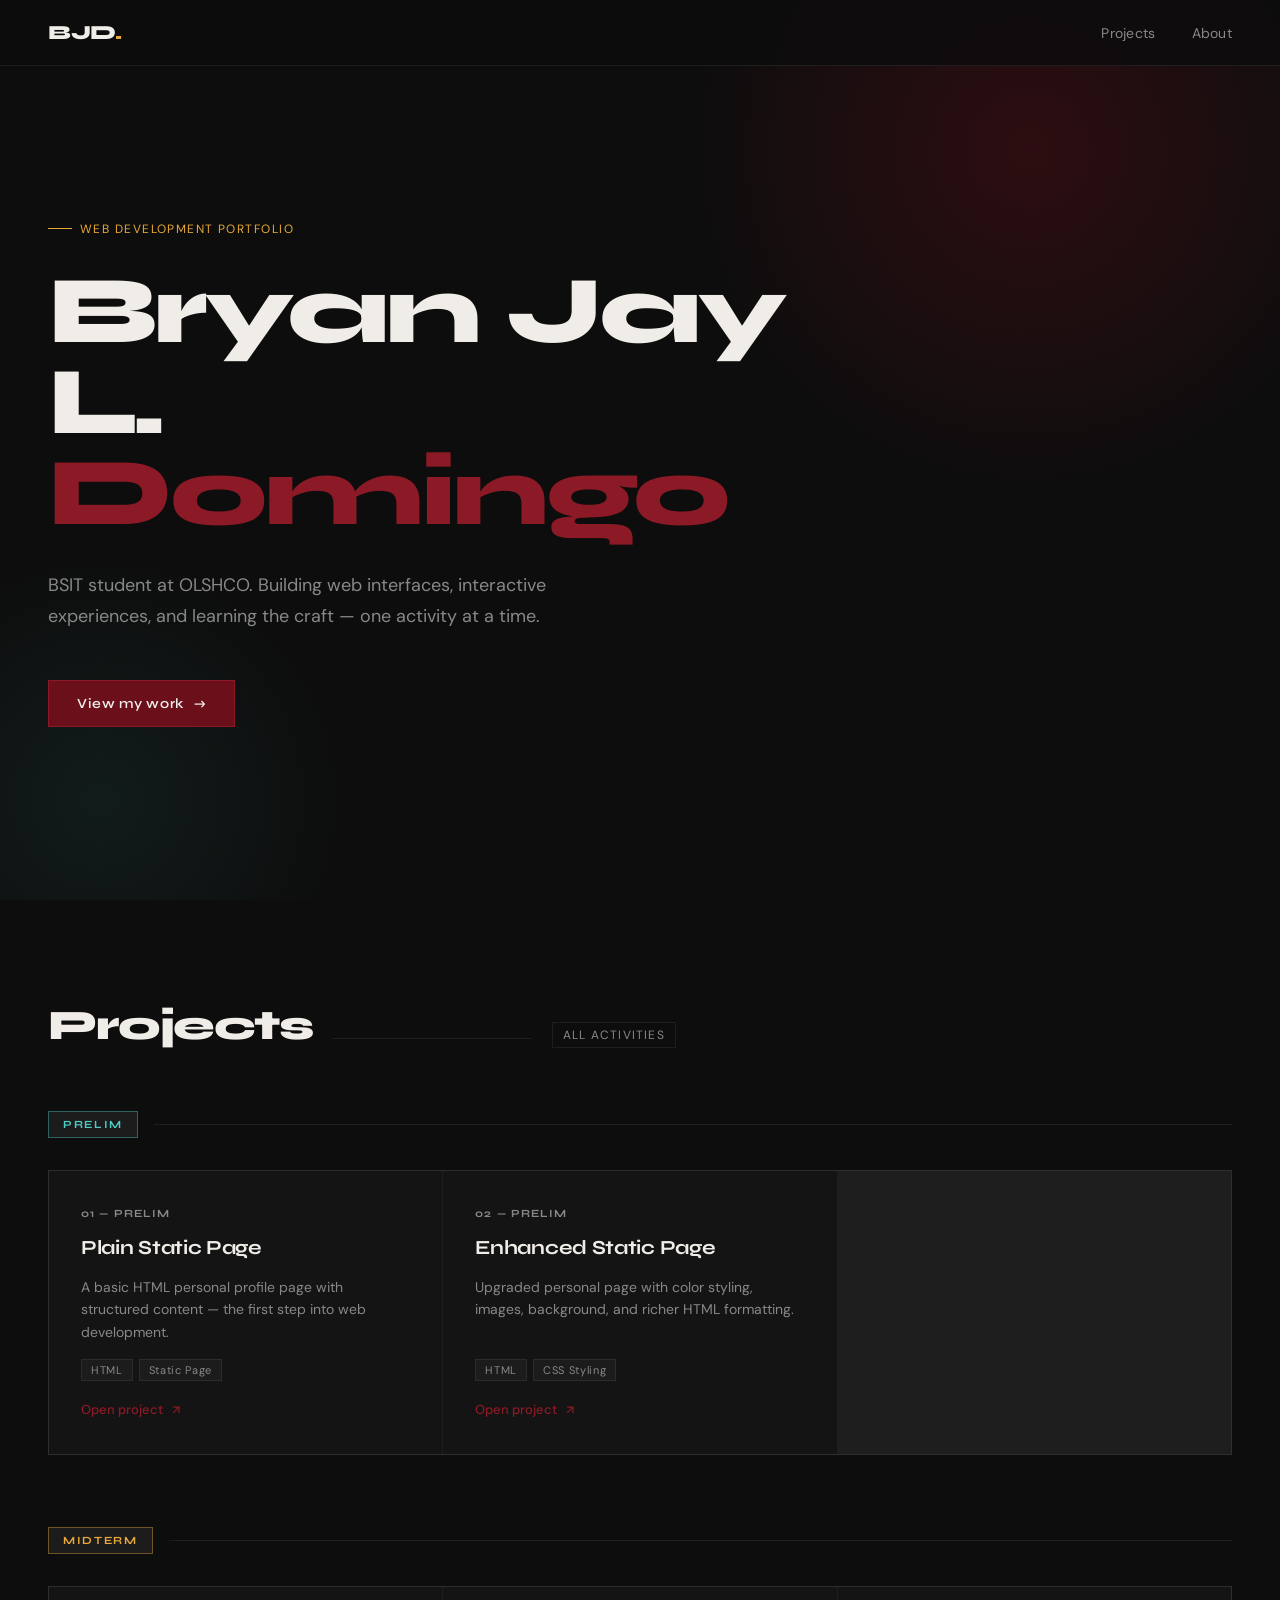
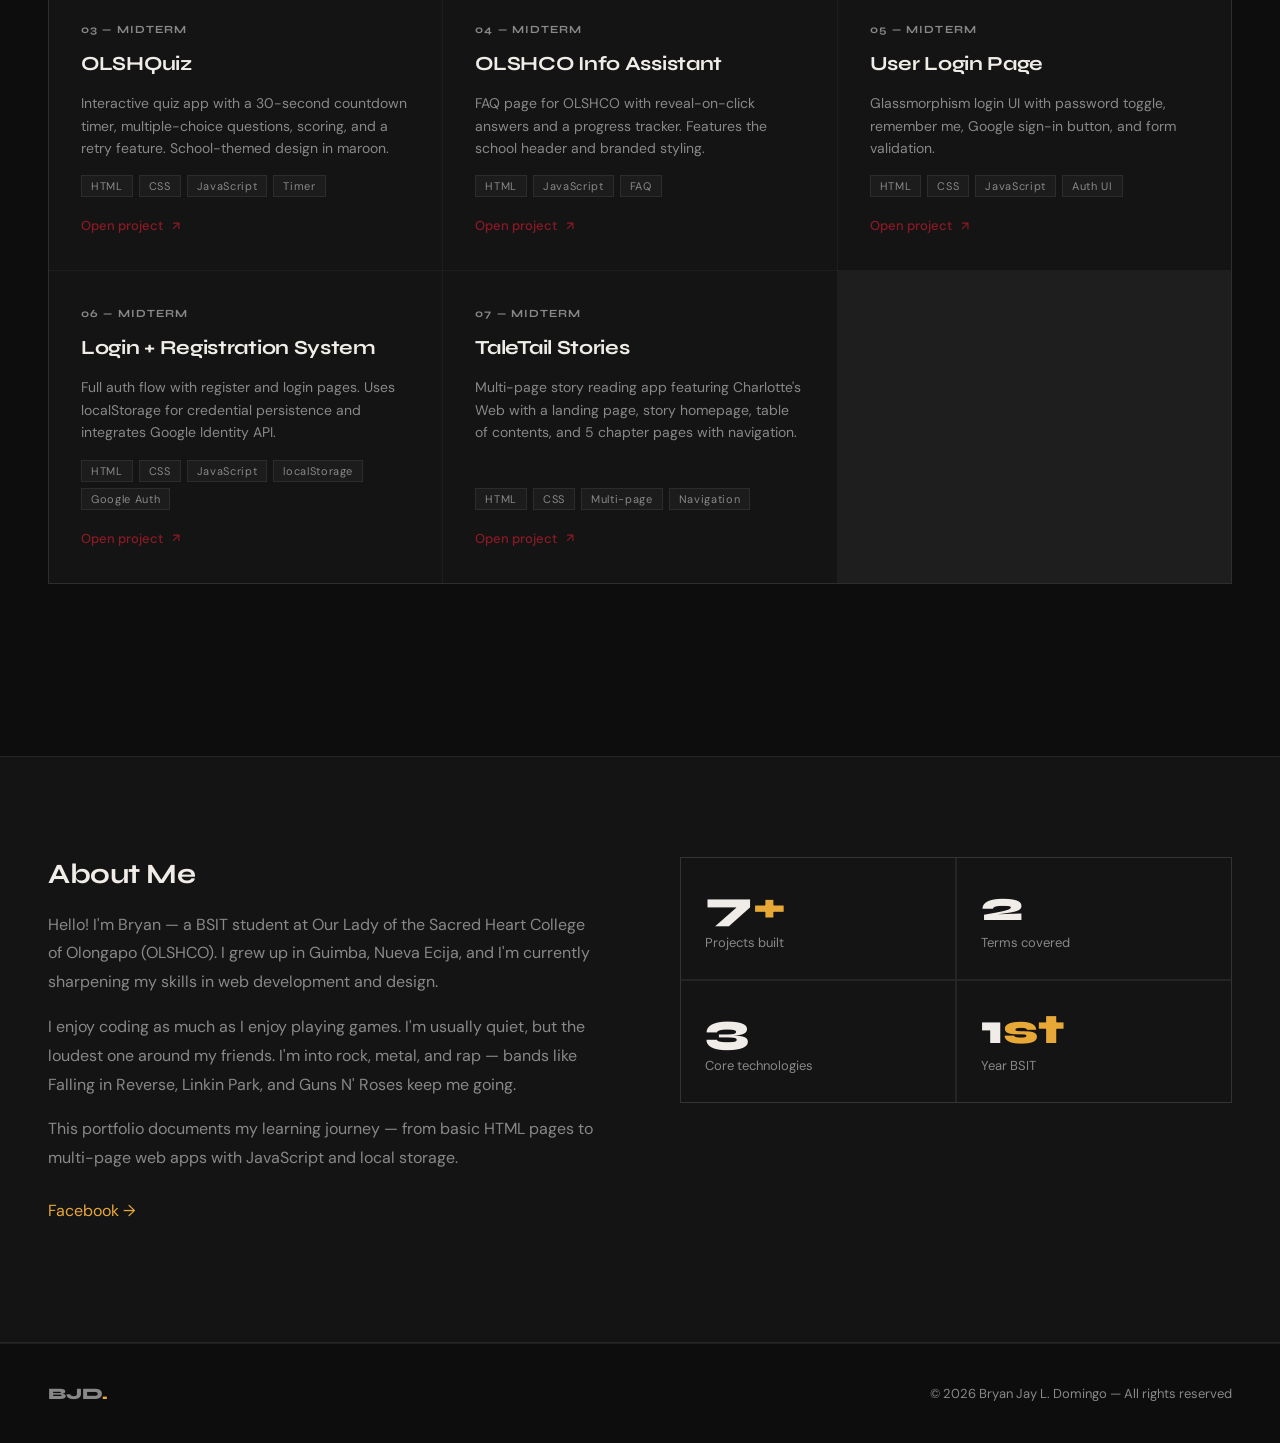
<file: index.html>
<!DOCTYPE html>
<html lang="en">
<head>
  <meta charset="UTF-8">
  <meta name="viewport" content="width=device-width, initial-scale=1.0">
  <title>Bryan Jay L. Domingo — Portfolio</title>
  <link href="https://fonts.googleapis.com/css2?family=Syne:wght@400;600;700;800&family=DM+Sans:wght@300;400;500&display=swap" rel="stylesheet">
  <style>
    *, *::before, *::after { box-sizing: border-box; margin: 0; padding: 0; }

    :root {
      --maroon: #6B0F1A;
      --maroon-light: #8B1A26;
      --maroon-dim: #3d0a0f;
      --accent: #E8A838;
      --accent2: #4ECDC4;
      --bg: #0D0D0D;
      --bg2: #141414;
      --bg3: #1C1C1C;
      --border: rgba(255,255,255,0.07);
      --text: #F0EDE8;
      --muted: #888;
      --card-hover: rgba(107,15,26,0.18);
    }

    html { scroll-behavior: smooth; }

    body {
      font-family: 'DM Sans', sans-serif;
      background: var(--bg);
      color: var(--text);
      min-height: 100vh;
      overflow-x: hidden;
    }

    /* NAV */
    nav {
      position: fixed; top: 0; left: 0; right: 0; z-index: 100;
      display: flex; align-items: center; justify-content: space-between;
      padding: 20px 48px;
      background: rgba(13,13,13,0.85);
      backdrop-filter: blur(16px);
      border-bottom: 1px solid var(--border);
    }
    .nav-logo {
      font-family: 'Syne', sans-serif;
      font-weight: 800; font-size: 20px;
      letter-spacing: -0.5px;
      color: var(--text);
      text-decoration: none;
    }
    .nav-logo span { color: var(--accent); }
    .nav-links { display: flex; gap: 36px; list-style: none; }
    .nav-links a {
      font-size: 14px; color: var(--muted);
      text-decoration: none; letter-spacing: 0.02em;
      transition: color 0.2s;
    }
    .nav-links a:hover { color: var(--text); }

    /* HERO */
    .hero {
      min-height: 100vh;
      display: flex; align-items: center;
      padding: 120px 48px 80px;
      position: relative;
      overflow: hidden;
    }
    .hero::before {
      content: '';
      position: absolute; top: -200px; right: -100px;
      width: 700px; height: 700px;
      background: radial-gradient(circle, rgba(107,15,26,0.35) 0%, transparent 70%);
      pointer-events: none;
    }
    .hero::after {
      content: '';
      position: absolute; bottom: -150px; left: -150px;
      width: 500px; height: 500px;
      background: radial-gradient(circle, rgba(78,205,196,0.08) 0%, transparent 70%);
      pointer-events: none;
    }
    .hero-inner { max-width: 800px; position: relative; z-index: 1; }
    .hero-label {
      display: inline-flex; align-items: center; gap: 8px;
      font-size: 12px; letter-spacing: 0.12em; text-transform: uppercase;
      color: var(--accent); margin-bottom: 28px;
    }
    .hero-label::before {
      content: '';
      display: block; width: 24px; height: 1px;
      background: var(--accent);
    }
    h1 {
      font-family: 'Syne', sans-serif;
      font-size: clamp(52px, 8vw, 96px);
      font-weight: 800; line-height: 0.95;
      letter-spacing: -3px;
      margin-bottom: 32px;
    }
    h1 em { color: var(--maroon-light); font-style: normal; }
    .hero-desc {
      font-size: 18px; line-height: 1.7;
      color: var(--muted); max-width: 520px;
      margin-bottom: 48px;
    }
    .hero-cta {
      display: inline-flex; align-items: center; gap: 10px;
      padding: 14px 28px;
      background: var(--maroon);
      color: var(--text);
      text-decoration: none;
      font-family: 'Syne', sans-serif;
      font-size: 14px; font-weight: 600;
      letter-spacing: 0.04em;
      border: 1px solid var(--maroon-light);
      transition: all 0.25s;
    }
    .hero-cta:hover { background: var(--maroon-light); transform: translateY(-2px); }
    .hero-cta .arrow {
      transition: transform 0.25s;
    }
    .hero-cta:hover .arrow { transform: translateX(4px); }

    /* SECTION */
    section {
      padding: 100px 48px;
    }
    .section-header {
      display: flex; align-items: baseline; gap: 20px;
      margin-bottom: 60px;
    }
    .section-header h2 {
      font-family: 'Syne', sans-serif;
      font-size: 42px; font-weight: 800;
      letter-spacing: -1.5px;
    }
    .section-header .tag {
      font-size: 12px; letter-spacing: 0.1em; text-transform: uppercase;
      color: var(--muted);
      border: 1px solid var(--border);
      padding: 4px 10px;
    }
    .section-divider {
      flex: 1; height: 1px;
      background: var(--border);
      max-width: 200px;
    }

    /* PERIOD TABS */
    .period-block { margin-bottom: 72px; }
    .period-label {
      display: flex; align-items: center; gap: 16px;
      margin-bottom: 32px;
    }
    .period-pill {
      font-family: 'Syne', sans-serif;
      font-size: 11px; font-weight: 700;
      letter-spacing: 0.15em; text-transform: uppercase;
      padding: 6px 14px;
      background: var(--bg3);
      border: 1px solid var(--border);
      color: var(--muted);
    }
    .period-pill.prelim { border-color: rgba(78,205,196,0.4); color: var(--accent2); }
    .period-pill.midterm { border-color: rgba(232,168,56,0.4); color: var(--accent); }
    .period-line { flex: 1; height: 1px; background: var(--border); }

    /* PROJECT GRID */
    .projects-grid {
      display: grid;
      grid-template-columns: repeat(auto-fill, minmax(320px, 1fr));
      gap: 1px;
      background: var(--border);
      border: 1px solid var(--border);
    }
    .project-card {
      background: var(--bg2);
      padding: 36px 32px;
      text-decoration: none;
      color: inherit;
      display: flex; flex-direction: column;
      gap: 16px;
      position: relative;
      overflow: hidden;
      transition: background 0.25s;
      cursor: pointer;
    }
    .project-card::before {
      content: '';
      position: absolute; top: 0; left: 0;
      width: 3px; height: 0;
      background: var(--maroon-light);
      transition: height 0.3s;
    }
    .project-card:hover::before { height: 100%; }
    .project-card:hover { background: var(--card-hover); }

    .card-num {
      font-family: 'Syne', sans-serif;
      font-size: 11px; font-weight: 700;
      letter-spacing: 0.1em;
      color: var(--muted);
    }
    .card-title {
      font-family: 'Syne', sans-serif;
      font-size: 20px; font-weight: 700;
      line-height: 1.2;
      letter-spacing: -0.3px;
    }
    .card-desc {
      font-size: 14px; line-height: 1.6;
      color: var(--muted);
      flex: 1;
    }
    .card-tags {
      display: flex; flex-wrap: wrap; gap: 6px;
    }
    .card-tag {
      font-size: 11px; letter-spacing: 0.06em;
      padding: 3px 9px;
      background: var(--bg3);
      border: 1px solid var(--border);
      color: var(--muted);
    }
    .card-link {
      display: flex; align-items: center; gap: 6px;
      font-size: 13px; font-weight: 500;
      color: var(--maroon-light);
      margin-top: 4px;
    }
    .card-link svg { transition: transform 0.2s; }
    .project-card:hover .card-link svg { transform: translate(3px, -3px); }

    /* ABOUT */
    #about {
      background: var(--bg2);
      border-top: 1px solid var(--border);
      border-bottom: 1px solid var(--border);
    }
    .about-grid {
      display: grid;
      grid-template-columns: 1fr 1fr;
      gap: 80px;
      align-items: start;
    }
    .about-text h3 {
      font-family: 'Syne', sans-serif;
      font-size: 28px; font-weight: 700;
      letter-spacing: -0.5px;
      margin-bottom: 20px;
    }
    .about-text p {
      font-size: 16px; line-height: 1.8;
      color: var(--muted);
      margin-bottom: 16px;
    }
    .about-text a {
      color: var(--accent);
      text-decoration: none;
    }
    .stat-grid {
      display: grid; grid-template-columns: 1fr 1fr; gap: 2px;
      background: var(--border);
      border: 1px solid var(--border);
    }
    .stat-box {
      background: var(--bg2);
      padding: 28px 24px;
    }
    .stat-num {
      font-family: 'Syne', sans-serif;
      font-size: 42px; font-weight: 800;
      color: var(--text);
      line-height: 1;
      margin-bottom: 6px;
    }
    .stat-num span { color: var(--accent); }
    .stat-label { font-size: 13px; color: var(--muted); }

    /* FOOTER */
    footer {
      padding: 40px 48px;
      border-top: 1px solid var(--border);
      display: flex; align-items: center;
      justify-content: space-between;
    }
    footer p { font-size: 13px; color: var(--muted); }
    .footer-logo {
      font-family: 'Syne', sans-serif;
      font-weight: 800; font-size: 16px;
      color: var(--muted);
    }
    .footer-logo span { color: var(--accent); }

    /* SCROLL FADE */
    .fade-in {
      opacity: 0; transform: translateY(24px);
      transition: opacity 0.6s ease, transform 0.6s ease;
    }
    .fade-in.visible { opacity: 1; transform: none; }

    @media (max-width: 768px) {
      nav { padding: 16px 24px; }
      .nav-links { display: none; }
      .hero { padding: 100px 24px 60px; }
      section { padding: 72px 24px; }
      .about-grid { grid-template-columns: 1fr; gap: 40px; }
      footer { padding: 32px 24px; flex-direction: column; gap: 16px; text-align: center; }
    }
  </style>
</head>
<body>

  <nav>
    <a href="#" class="nav-logo">BJD<span>.</span></a>
    <ul class="nav-links">
      <li><a href="#projects">Projects</a></li>
      <li><a href="#about">About</a></li>
    </ul>
  </nav>

  <section class="hero">
    <div class="hero-inner">
      <div class="hero-label">Web Development Portfolio</div>
      <h1>Bryan Jay<br>L. <em>Domingo</em></h1>
      <p class="hero-desc">
        BSIT student at OLSHCO. Building web interfaces, interactive experiences, and learning the craft — one activity at a time.
      </p>
      <a href="#projects" class="hero-cta">
        View my work
        <span class="arrow">→</span>
      </a>
    </div>
  </section>

  <section id="projects">
    <div class="section-header fade-in">
      <h2>Projects</h2>
      <div class="section-divider"></div>
      <div class="tag">All Activities</div>
    </div>

    <!-- PRELIM -->
    <div class="period-block fade-in">
      <div class="period-label">
        <div class="period-pill prelim">Prelim</div>
        <div class="period-line"></div>
      </div>

      <div class="projects-grid">

        <a href="prelim/my_plainstatic_page.html" class="project-card" target="_blank">
          <div class="card-num">01 — PRELIM</div>
          <div class="card-title">Plain Static Page</div>
          <div class="card-desc">A basic HTML personal profile page with structured content — the first step into web development.</div>
          <div class="card-tags">
            <span class="card-tag">HTML</span>
            <span class="card-tag">Static Page</span>
          </div>
          <div class="card-link">
            Open project
            <svg width="14" height="14" fill="none" stroke="currentColor" stroke-width="2" viewBox="0 0 24 24"><path d="M7 17L17 7M7 7h10v10"/></svg>
          </div>
        </a>

        <a href="prelim/domingobjl_enhanstatic_page.html" class="project-card" target="_blank">
          <div class="card-num">02 — PRELIM</div>
          <div class="card-title">Enhanced Static Page</div>
          <div class="card-desc">Upgraded personal page with color styling, images, background, and richer HTML formatting.</div>
          <div class="card-tags">
            <span class="card-tag">HTML</span>
            <span class="card-tag">CSS Styling</span>
          </div>
          <div class="card-link">
            Open project
            <svg width="14" height="14" fill="none" stroke="currentColor" stroke-width="2" viewBox="0 0 24 24"><path d="M7 17L17 7M7 7h10v10"/></svg>
          </div>
        </a>

      </div>
    </div>

    <!-- MIDTERM -->
    <div class="period-block fade-in">
      <div class="period-label">
        <div class="period-pill midterm">Midterm</div>
        <div class="period-line"></div>
      </div>

      <div class="projects-grid">

        <a href="midterm/PTL4_01_Domingo_BJ/quiz.html" class="project-card" target="_blank">
          <div class="card-num">03 — MIDTERM</div>
          <div class="card-title">OLSHQuiz</div>
          <div class="card-desc">Interactive quiz app with a 30-second countdown timer, multiple-choice questions, scoring, and a retry feature. School-themed design in maroon.</div>
          <div class="card-tags">
            <span class="card-tag">HTML</span>
            <span class="card-tag">CSS</span>
            <span class="card-tag">JavaScript</span>
            <span class="card-tag">Timer</span>
          </div>
          <div class="card-link">
            Open project
            <svg width="14" height="14" fill="none" stroke="currentColor" stroke-width="2" viewBox="0 0 24 24"><path d="M7 17L17 7M7 7h10v10"/></svg>
          </div>
        </a>

        <a href="midterm/PTL4_01_Domingo_BJ/asssitant.html" class="project-card" target="_blank">
          <div class="card-num">04 — MIDTERM</div>
          <div class="card-title">OLSHCO Info Assistant</div>
          <div class="card-desc">FAQ page for OLSHCO with reveal-on-click answers and a progress tracker. Features the school header and branded styling.</div>
          <div class="card-tags">
            <span class="card-tag">HTML</span>
            <span class="card-tag">JavaScript</span>
            <span class="card-tag">FAQ</span>
          </div>
          <div class="card-link">
            Open project
            <svg width="14" height="14" fill="none" stroke="currentColor" stroke-width="2" viewBox="0 0 24 24"><path d="M7 17L17 7M7 7h10v10"/></svg>
          </div>
        </a>

        <a href="midterm/PTL5-M/login.html" class="project-card" target="_blank">
          <div class="card-num">05 — MIDTERM</div>
          <div class="card-title">User Login Page</div>
          <div class="card-desc">Glassmorphism login UI with password toggle, remember me, Google sign-in button, and form validation.</div>
          <div class="card-tags">
            <span class="card-tag">HTML</span>
            <span class="card-tag">CSS</span>
            <span class="card-tag">JavaScript</span>
            <span class="card-tag">Auth UI</span>
          </div>
          <div class="card-link">
            Open project
            <svg width="14" height="14" fill="none" stroke="currentColor" stroke-width="2" viewBox="0 0 24 24"><path d="M7 17L17 7M7 7h10v10"/></svg>
          </div>
        </a>

        <a href="midterm/PTL5.2-M/login.html" class="project-card" target="_blank">
          <div class="card-num">06 — MIDTERM</div>
          <div class="card-title">Login + Registration System</div>
          <div class="card-desc">Full auth flow with register and login pages. Uses localStorage for credential persistence and integrates Google Identity API.</div>
          <div class="card-tags">
            <span class="card-tag">HTML</span>
            <span class="card-tag">CSS</span>
            <span class="card-tag">JavaScript</span>
            <span class="card-tag">localStorage</span>
            <span class="card-tag">Google Auth</span>
          </div>
          <div class="card-link">
            Open project
            <svg width="14" height="14" fill="none" stroke="currentColor" stroke-width="2" viewBox="0 0 24 24"><path d="M7 17L17 7M7 7h10v10"/></svg>
          </div>
        </a>

        <a href="midterm/ShortStory/index.html" class="project-card" target="_blank">
          <div class="card-num">07 — MIDTERM</div>
          <div class="card-title">TaleTail Stories</div>
          <div class="card-desc">Multi-page story reading app featuring Charlotte's Web with a landing page, story homepage, table of contents, and 5 chapter pages with navigation.</div>
          <div class="card-tags">
            <span class="card-tag">HTML</span>
            <span class="card-tag">CSS</span>
            <span class="card-tag">Multi-page</span>
            <span class="card-tag">Navigation</span>
          </div>
          <div class="card-link">
            Open project
            <svg width="14" height="14" fill="none" stroke="currentColor" stroke-width="2" viewBox="0 0 24 24"><path d="M7 17L17 7M7 7h10v10"/></svg>
          </div>
        </a>

      </div>
    </div>
  </section>

  <section id="about">
    <div class="about-grid">
      <div class="about-text fade-in">
        <h3>About Me</h3>
        <p>
          Hello! I'm Bryan — a BSIT student at Our Lady of the Sacred Heart College of Olongapo (OLSHCO). I grew up in Guimba, Nueva Ecija, and I'm currently sharpening my skills in web development and design.
        </p>
        <p>
          I enjoy coding as much as I enjoy playing games. I'm usually quiet, but the loudest one around my friends. I'm into rock, metal, and rap — bands like Falling in Reverse, Linkin Park, and Guns N' Roses keep me going.
        </p>
        <p>
          This portfolio documents my learning journey — from basic HTML pages to multi-page web apps with JavaScript and local storage.
        </p>
        <p style="margin-top: 24px;">
          <a href="https://www.facebook.com/bryan.jay.licuanan.domingo" target="_blank">Facebook →</a>
        </p>
      </div>
      <div class="stat-grid fade-in">
        <div class="stat-box">
          <div class="stat-num">7<span>+</span></div>
          <div class="stat-label">Projects built</div>
        </div>
        <div class="stat-box">
          <div class="stat-num">2</div>
          <div class="stat-label">Terms covered</div>
        </div>
        <div class="stat-box">
          <div class="stat-num">3</div>
          <div class="stat-label">Core technologies</div>
        </div>
        <div class="stat-box">
          <div class="stat-num">1<span>st</span></div>
          <div class="stat-label">Year BSIT</div>
        </div>
      </div>
    </div>
  </section>

  <footer>
    <div class="footer-logo">BJD<span>.</span></div>
    <p>© 2026 Bryan Jay L. Domingo — All rights reserved</p>
  </footer>

  <script>
    const observer = new IntersectionObserver((entries) => {
      entries.forEach(e => {
        if (e.isIntersecting) {
          e.target.classList.add('visible');
        }
      });
    }, { threshold: 0.1 });

    document.querySelectorAll('.fade-in').forEach(el => observer.observe(el));
  </script>
</body>
</html>
</file>
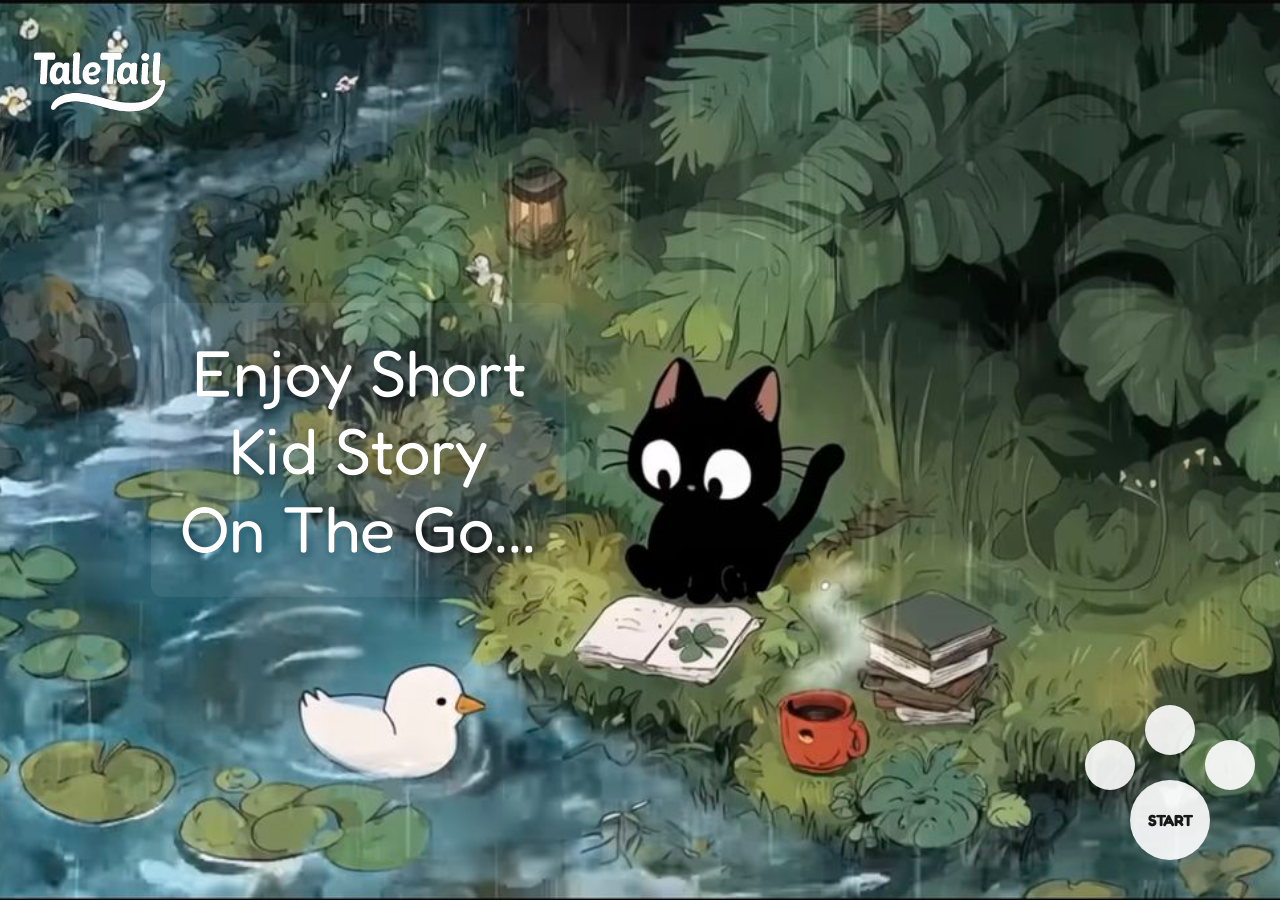
<file: midterm/ShortStory/index.html>
<!DOCTYPE html>
<html>
<head>
  <link href="https://fonts.googleapis.com/css2?family=Fredoka+One&display=swap" rel="stylesheet">
  <title>TaleTail Stories</title>
  <style>
    body {
      font-family: 'Fredoka One', sans-serif;
      margin: 0px;
      height: 100vh;
      display: flex;
      justify-content: flex-start;
      align-items: center;
      color: white;
      position: relative;
      overflow: hidden;
    }

    body::before {
      content: "";
      position: absolute;
      top: 0; left: 0;
      width: 100%; height: 100%;
      background: url('bg.jpg') no-repeat center center;
      background-size: cover;
      z-index: -1;
    }

   
    .logo {
      position: absolute;
      top: 0px;
      left: 20px;
      width: 160px;
      height: auto;
      z-index: 2;
    }

    p {
	  font-size: 65px;
	  margin-left: 145px;
	  text-align: center;
	  color: #FFFFFF;
	  text-shadow: 2px 2px 6px rgba(0,0,0,0.7);
	  mix-blend-mode: lighten;
	}
	
	.word {
	  display: inline-block;
	  padding: 30px 30px;
	  margin: 6px;
	  background: rgba(255, 255, 255, 0.07); 
	  backdrop-filter: blur(4px); 
	  border-radius: 12px;
	  color: #FFFFFF;
	  text-shadow: 2px 2px 6px rgba(0,0,0,0.7);
	}



 
	.paw-button {
	  position: absolute;
	  bottom: 40px;
	  right: 70px;
	  width: 80px;
	  height: 80px;
	  background: rgba(255, 255, 255, 0.9); 
	  border-radius: 50%;
	  display: flex;
	  justify-content: center;
	  align-items: center;
	  text-decoration: none;
	  color: rgba(0, 0, 0, 0.9); 
	  font-weight: bold;
	  z-index: 1;
	}


	.paw-button::before {
	  content: "";
	  position: absolute;
	  top: -40px;
	  left: -45px;
	  width: 50px;
	  height: 50px;
	  background: rgba(255, 255, 255, 0.9);
	  border-radius: 50%;
	}


	.paw-button::after {
	  content: "";
	  position: absolute;
	  top: -40px;
	  right: -45px;
	  width: 50px;
	  height: 50px;
	  background: rgba(255, 255, 255, 0.9);
	  border-radius: 50%;
	}


	.toe {
	  position: absolute;
	  top: -75px;
	  left: 50%;
	  transform: translateX(-50%);
	  width: 50px;
	  height: 50px;
	  background: rgba(255, 255, 255, 0.9);
	  border-radius: 50%;
	}


	.paw-button:hover {
	  background: black;
	  color: white;
	}
	.paw-button:hover::before,
	.paw-button:hover::after,
	.paw-button:hover .toe {
	  background: black;
	}

  </style>
</head>
<body>

  <img src="logo.png" alt="TaleTail Logo" class="logo">


  <p>
  <span class="word">
	Enjoy Short<br>
	Kid Story<br>
	On The Go...</span>
  </p>


  <a href="homepage/homepage.html" class="paw-button">
    START
    <span class="toe"></span>
  </a>
</body>
</html>
</file>
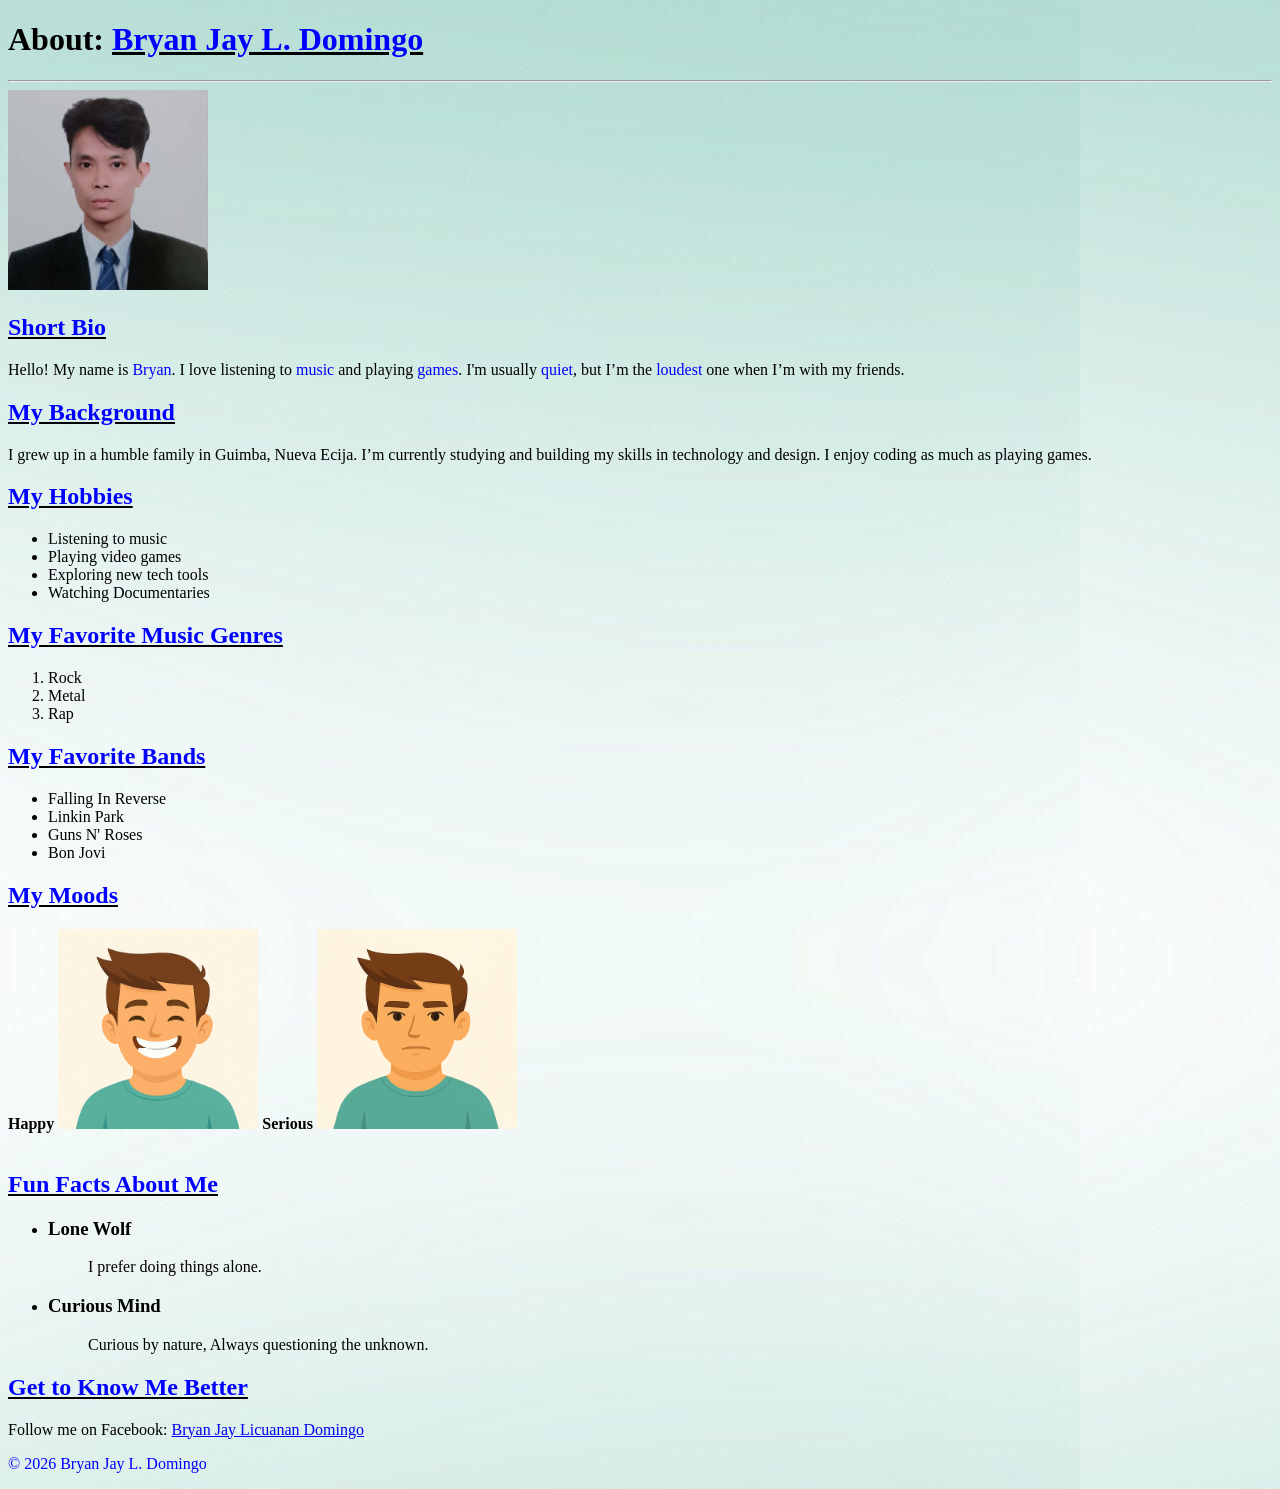
<file: prelim/domingobjl_enhanstatic_page.html>
<!DOCTYPE html>
<html lang="en">
<head >
    <meta charset="UTF-8">
    <title>Enhanced Static Page</title>
</head>
<body background="bg.jpg">
  
    <header>
        <h1>About: <u><font color="blue">Bryan Jay L. Domingo</font></u></h1>
        <hr>
    </header>

    <div>
        <img src="profile.jpg" alt="Photo of Bryan Jay L. Domingo" width="200" height="200">
    </div>

    <div>
        <h2><u><font color="blue">Short Bio</font></u></h2>
        <p>Hello! My name is <font color="blue">Bryan</font>. I love listening to <font color="blue">music</font> and playing <font color="blue">games</font>. 
        I'm usually <font color="blue">quiet</font>, but I’m the <font color="blue">loudest</font> one when I’m with my friends.</p>
    </div>

    <div>
        <h2><u><font color="blue">My Background</font></u></h2>
        <p>I grew up in a humble family in Guimba, Nueva Ecija. I’m currently studying and 
        building my skills in technology and design. I enjoy coding as much as playing games.</p>
    </div>

    <div>
        <h2><u><font color="blue">My Hobbies</font></u></h2>
        <ul>
            <li>Listening to music</li>
            <li>Playing video games</li>
            <li>Exploring new tech tools</li>
            <li>Watching Documentaries</li>
        </ul>
    </div>

    <div>
        <h2><u><font color="blue">My Favorite Music Genres</font></u></h2>
        <ol>
            <li>Rock</li>
            <li>Metal</li>
            <li>Rap</li>
        </ol>
    </div>

    <div>
        <h2><u><font color="blue">My Favorite Bands</font></u></h2>
        <ul>
            <li>Falling In Reverse</li>
            <li>Linkin Park</li>
            <li>Guns N' Roses</li>
            <li>Bon Jovi</li>
        </ul>
    </div>

    <div>
        <h2><u><font color="blue">My Moods</font></u></h2>
        <b>Happy</b> <img src="HappyMe.png" alt="Happy Mood" width="200" height="200">
        <b>Serious</b> <img src="SeriousMe.png" alt="Serious Mood" width="200" height="200">
    </div>

    <div>
	<br>
        <h2><u><font color="blue">Fun Facts About Me</font></u></h2>
        <ul>
            <li>
                <h3>Lone Wolf</h3>
                <blockquote><p>I prefer doing things alone.</p></blockquote>
            </li>
            <li>
                <h3>Curious Mind</h3>
                <blockquote>Curious by nature, Always questioning the unknown.</blockquote>
            </li>
        </ul>
    </div>

    <footer>
        <h2><u><font color="blue">Get to Know Me Better</font></u></h2>
        <p>Follow me on Facebook: 
        <a href="https://www.facebook.com/bryan.jay.licuanan.domingo">Bryan Jay Licuanan Domingo</a></p>
        <p><font color="blue">&copy; 2026 Bryan Jay L. Domingo</font></p>
    </footer>
</body>
</html>
</file>
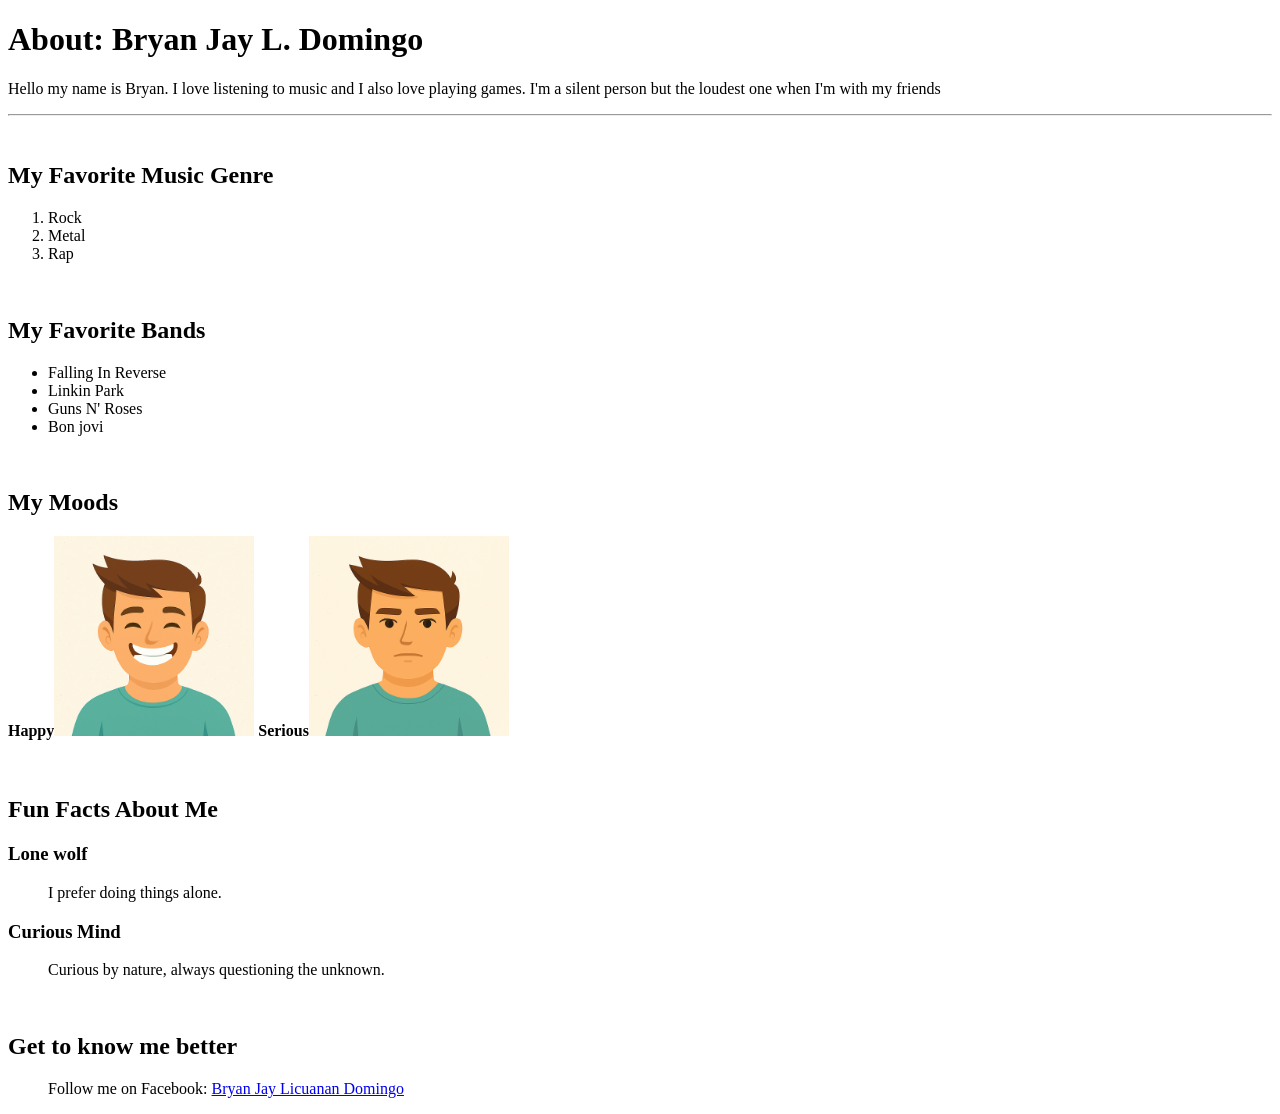
<file: prelim/my_plainstatic_page.html>
<!DOCTYPE html>
<html>
<head>
    <title>My static page</title>
</head>
<body>
    <h1>About: Bryan Jay L. Domingo</h1>
    <p>Hello my name is Bryan. I love listening to music and I also love playing games. I'm a silent person but the loudest one when I'm with my friends </p>
    <hr>

    <br>

    <h2>My Favorite Music Genre</h2>
    <ol>
        <li>Rock</li>
        <li>Metal</li>
        <li>Rap</li>
    </ol>
    
    <br>
    <h2>My Favorite Bands</h2>
    <ul>
        <li>Falling In Reverse</li>
        <li>Linkin Park</li>
        <li>Guns N' Roses</li>
	<li>Bon jovi</li>
    </ul>
    <br>
    <h2>My Moods</h2>
    <b>Happy</b><img src="HappyMe.png" alt="Happy" width="200" height="200">
    <b>Serious</b><img src="SeriousMe.png" alt="Serious" width="200" height="200">
    
        
    
    <br>
    <br>
    <br>
    <h2>Fun Facts About Me</h2>
    <h3>Lone wolf</h3>
    <blockquote> I prefer doing things alone. </blockquote>

    <h3>Curious Mind</h3>
    <blockquote>Curious by nature, always questioning the unknown. </blockquote>

   <br>
   <h2>Get to know me better</h2>
   <blockquote>Follow me on Facebook: <a href="https://www.facebook.com/bryan.jay.licuanan.domingo">Bryan Jay Licuanan Domingo</a> </blockquote>

</body>
</html>
</file>
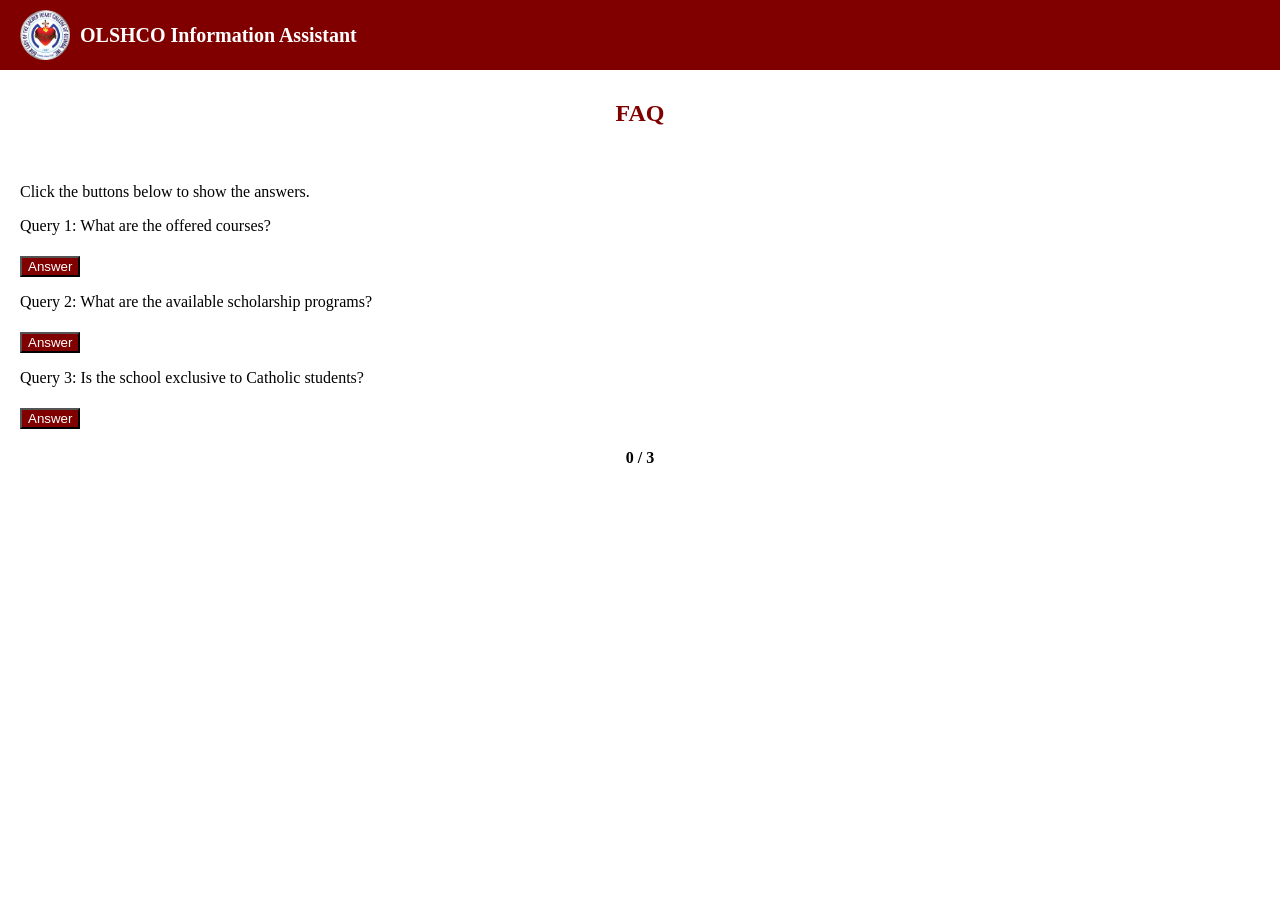
<file: midterm/PTL4_01_Domingo_BJ/asssitant.html>
<!DOCTYPE html>
<html lang="en">
<head>
  <meta charset="UTF-8">
  <meta name="viewport" content="width=device-width, initial-scale=1.0">
  <title>OLSHCO Info Assistant</title>
  <style>
    body { 
      margin: 0; 
    }
    .header {
      display: flex; 
      align-items: center; 
      justify-content: flex-start; 
      background-color: maroon; 
      padding: 10px 20px; 
      width: 100%; 
      position: fixed; 
      top: 0; 
      left: 0; 
    }
    .header img {
      height: 50px;
      width: 50px;
      margin-right: 10px;
    }
    .app-name {
      font-size: 20px;
      font-weight: bold;
      color: white;
    }
    .content {
      padding: 20px;
    }

    .header-text{
      margin-top: 100px;
      text-align: center;
      color: maroon;
    }
    .question { 
      margin: 15px 0; 
    }
    
    button { 
      background-color: maroon;
      color: white;
      margin-top: 5px; 
    }

    .answer { 
      margin-top: 5px; 
      color: maroon  ; 
      font-weight: bold; 
    }

    #progress { 
      font-weight: bold; 
      margin: 20px 0; 
      text-align: center; }
  </style>
</head>
<body>
  <div class="header">
    <img src="logo.png" alt="School Logo">
    <div class="app-name">OLSHCO Information Assistant</div>
  </div>
  <div class="header-text">
    <h2>FAQ</h2></div>
  <div class="content">
    <p>Click the buttons below to show the answers.</p>

 
    <div class="question">
      <p>Query 1: What are the offered courses?</p>
      <button onclick="showAnswer('ans1')">Answer</button>
      <div id="ans1" class="answer"></div>
    </div>

    <div class="question">
      <p>Query 2: What are the available scholarship programs?</p>
      <button onclick="showAnswer('ans2')">Answer</button>
      <div id="ans2" class="answer"></div>
    </div>

    <div class="question">
      <p>Query 3: Is the school exclusive to Catholic students?</p>
      <button onclick="showAnswer('ans3')">Answer</button>
      <div id="ans3" class="answer"></div>
    </div>

    <div id="progress">0 / 3</div>
  </div>

  <script>
    let answeredCount = 0;
    const totalQuestions = 3;

    function showAnswer(id) {
      const ansDiv = document.getElementById(id);
      if (ansDiv.innerText === "") { 
        answeredCount++;
        updateProgress();
      }

      if (id === 'ans1') {
        ansDiv.innerText = "Right now the offered courses are BSIT, BSED, BSCRIM, BSHM, and BSOAD.";
      }
      if (id === 'ans2') {
        ansDiv.innerText = "Tertiary Education Subsidy (TES)";
      }
      if (id === 'ans3') {
        ansDiv.innerText = "No. Any religion is welcome to enroll.";
      }
    }

    function updateProgress() {
      document.getElementById("progress").innerText =
        "Progress: " + answeredCount + " / " + totalQuestions;
    }
  </script>
</body>
</html>
</file>
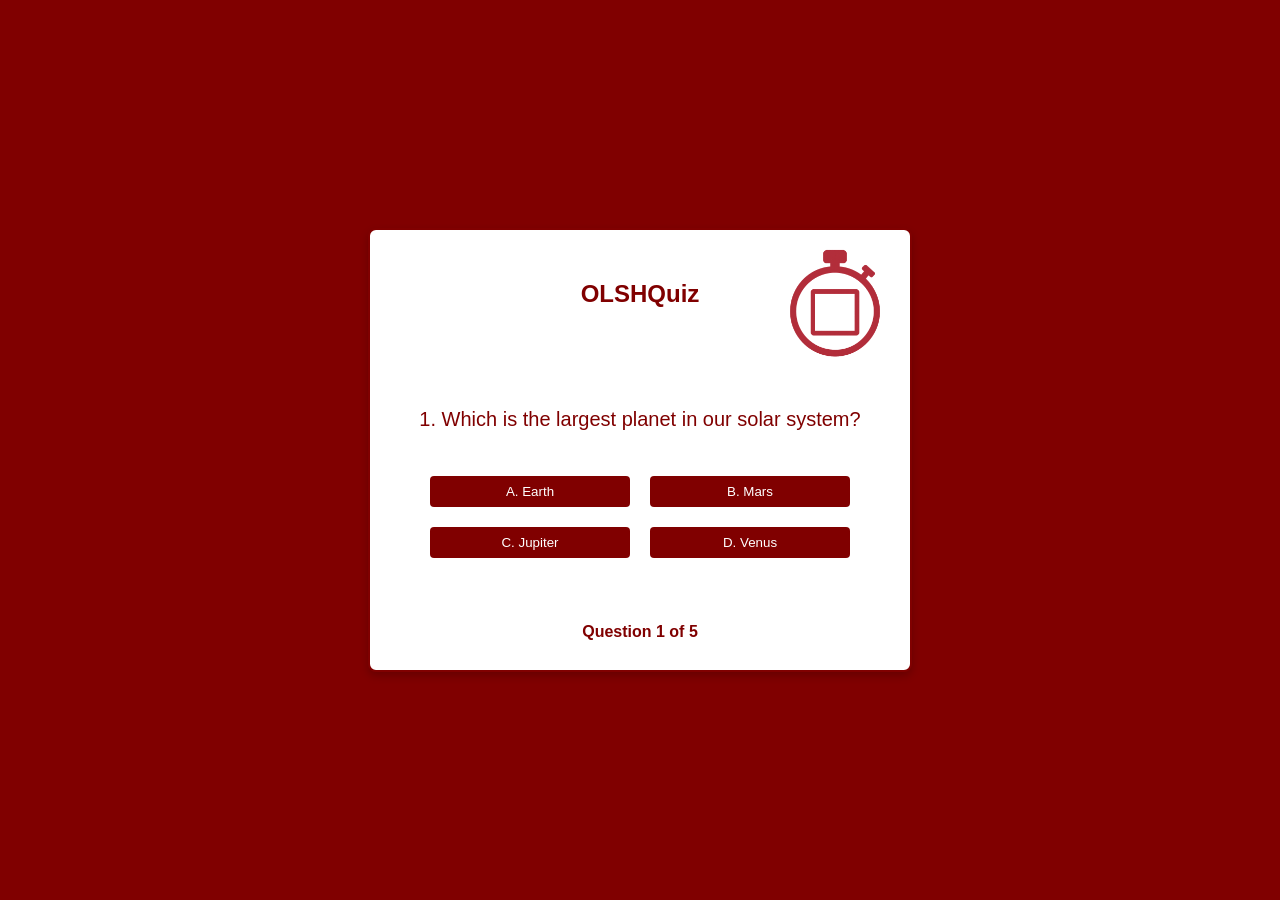
<file: midterm/PTL4_01_Domingo_BJ/quiz.html>
<!DOCTYPE html>
<html lang="en">
<head>
  <meta charset="UTF-8">
  <meta name="viewport" content="width=device-width, initial-scale=1.0">
  <title>OLSHQuiz</title>
</head>
<body>
  <link rel="stylesheet" href="style.css">
  <div class="quiz-box">
    <div class="section" id="title"><h2>OLSHQuiz</h2></div>

    <div id="watch-container">
      <img src="watch.png" alt="watch">
      <div id="watch-timer"></div>
    </div>

    <div class="section" id="question-container"></div>
    <div id="progress"></div>
    <div class="section" id="result"></div>
    <div class="section" id="retry"></div>
  </div>
<script src="js.js"></script>
</body>
</html>
</file>
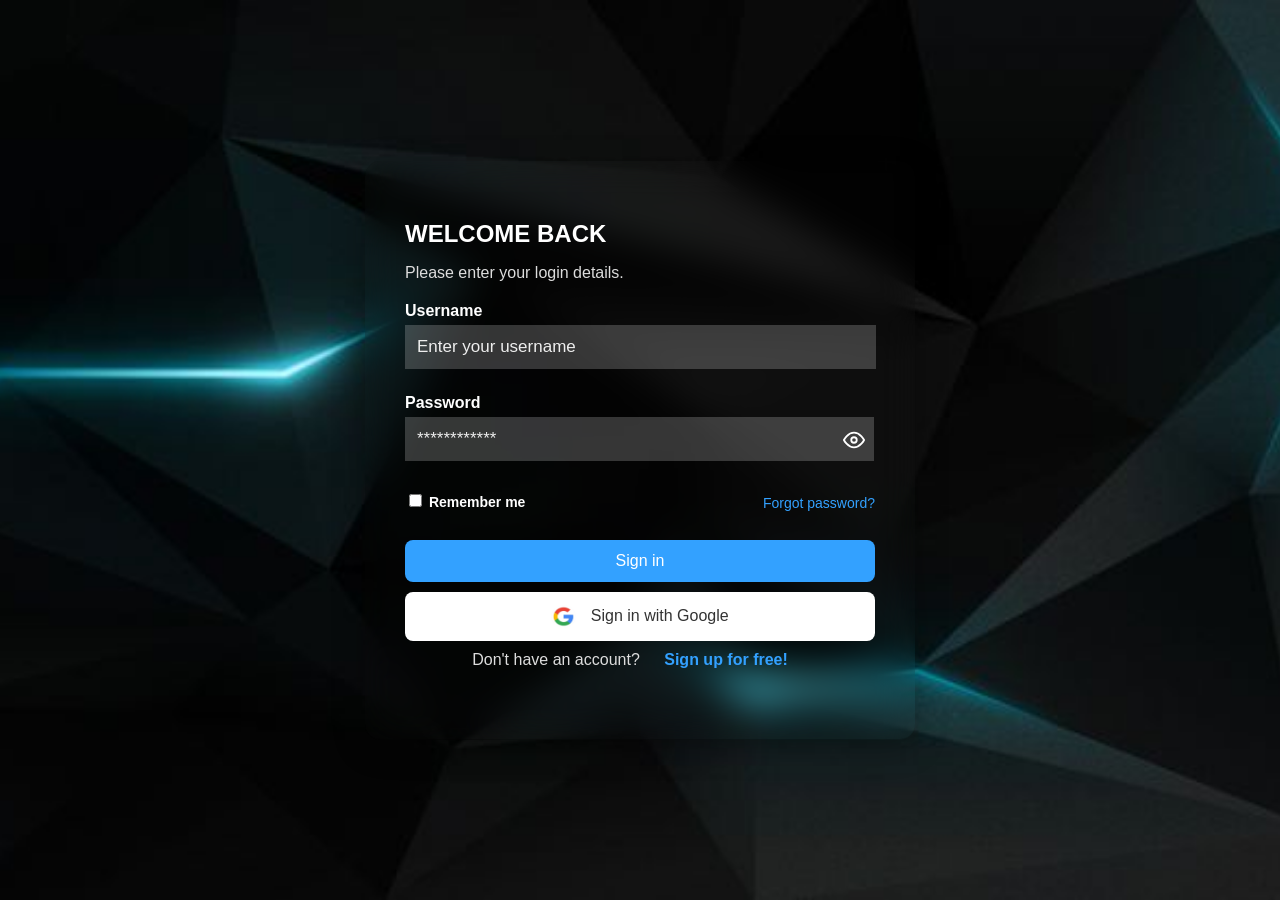
<file: midterm/PTL5-M/login.html>
<!DOCTYPE html>
<html lang="en">
<head>
  <meta charset="UTF-8">
  <meta name="viewport" content="width=device-width, initial-scale=1.0">
  <title>User Login</title>
  <link rel="stylesheet" href="style.css">
</head>
<body>
  <div class="login-container">
    <h2>WELCOME BACK</h2>
    <p>Please enter your login details.</p>

    <form id="userForm">
      <label for="username">Username</label>
      <input type="text" id="username" placeholder="Enter your username" required>

      <label for="password">Password</label>
      <div class="password-container">
        <input type="password" id="password" placeholder="************" required>
        <span id="togglePass" class="eye-icon">
          <svg id="eyeOpen" xmlns="http://www.w3.org/2000/svg" width="22" height="22" fill="none" stroke="currentColor" stroke-width="2" viewBox="0 0 24 24">
            <path d="M1 12s4-8 11-8 11 8 11 8-4 8-11 8-11-8-11-8z"/>
            <circle cx="12" cy="12" r="3"/>
          </svg>
          <svg id="eyeClosed" xmlns="http://www.w3.org/2000/svg" width="22" height="22" fill="none" stroke="currentColor" stroke-width="2" viewBox="0 0 24 24" style="display:none;">
            <path d="M17.94 17.94A10.94 10.94 0 0 1 12 20c-7 0-11-8-11-8a21.77 21.77 0 0 1 5.06-6.94M9.88 9.88A3 3 0 0 0 12 15a3 3 0 0 0 2.12-5.12M1 1l22 22"/>
          </svg>
        </span>
      </div>

      <div class="options">
        <label><input type="checkbox" id="rememberMe"> Remember me</label>
        <a href="#">Forgot password?</a>
      </div>

      <button type="submit" class="btn">Sign in</button>
      <button type="button" class="btn google">
        <img src="images/google-icon.png" alt="Google" class="google-icon">
        Sign in with Google
      </button>

      <p class="signup">Don't have an account? <a href="#">Sign up for free!</a></p>
    </form>
  </div>

  <script src="script.js"></script>
</body>
</html>
</file>
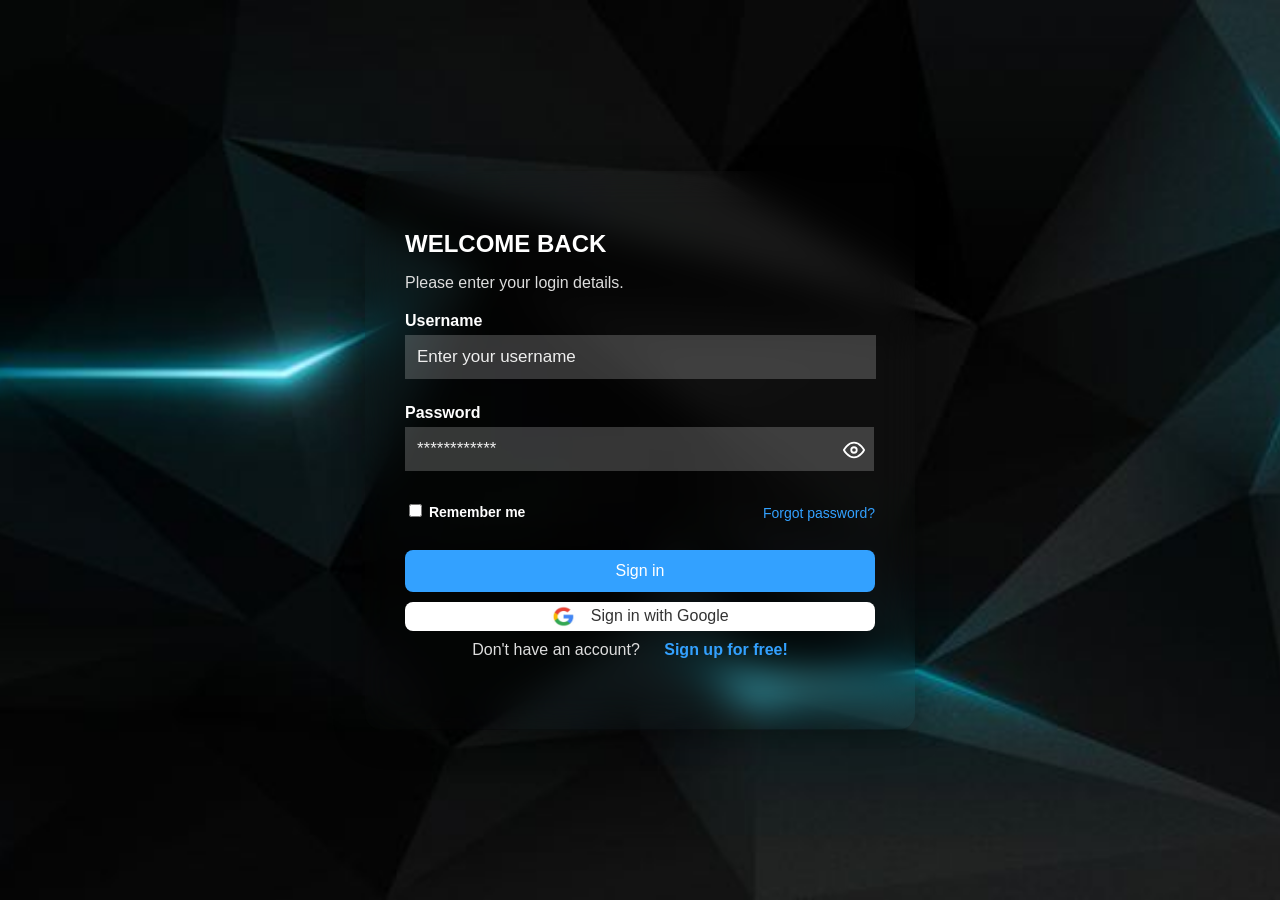
<file: midterm/PTL5.2-M/login.html>
<!DOCTYPE html>
<html lang="en">
<head>
  <meta charset="UTF-8">
  <meta name="viewport" content="width=device-width, initial-scale=1.0">
  <title>User Login</title>
  <link rel="stylesheet" href="style.css">
</head>
<body>
  <div class="login-container">
    <h2>WELCOME BACK</h2>
    <p>Please enter your login details.</p>

    <form id="userForm">
      <label for="username">Username</label>
      <input type="text" id="username" placeholder="Enter your username" required>

      <label for="password">Password</label>
      <div class="password-container">
        <input type="password" id="password" placeholder="************" required>
        <span id="togglePass" class="eye-icon">
          <svg id="eyeOpen" xmlns="http://www.w3.org/2000/svg" width="22" height="22" fill="none" stroke="currentColor" stroke-width="2" viewBox="0 0 24 24">
            <path d="M1 12s4-8 11-8 11 8 11 8-4 8-11 8-11-8-11-8z"/>
            <circle cx="12" cy="12" r="3"/>
          </svg>
          <svg id="eyeClosed" xmlns="http://www.w3.org/2000/svg" width="22" height="22" fill="none" stroke="currentColor" stroke-width="2" viewBox="0 0 24 24" style="display:none;">
            <path d="M17.94 17.94A10.94 10.94 0 0 1 12 20c-7 0-11-8-11-8a21.77 21.77 0 0 1 5.06-6.94M9.88 9.88A3 3 0 0 0 12 15a3 3 0 0 0 2.12-5.12M1 1l22 22"/>
          </svg>
        </span>
      </div>

      <div class="options">
        <label><input type="checkbox" id="rememberMe"> Remember me</label>
        <a href="#">Forgot password?</a>
      </div>

      <button type="submit" class="btn">Sign in</button>
      <button type="button" id="googleLogin" class="btn google">
        <img src="images/google-icon.png" alt="Google" class="google-icon">
        Sign in with Google
      </button>

      <p class="signup">Don't have an account? <a href="register.html">Sign up for free!</a></p>
    </form>
  </div>
  <script src="https://accounts.google.com/gsi/client" async defer></script>
  <script src="script.js"></script>
</body>
</html>
</file>
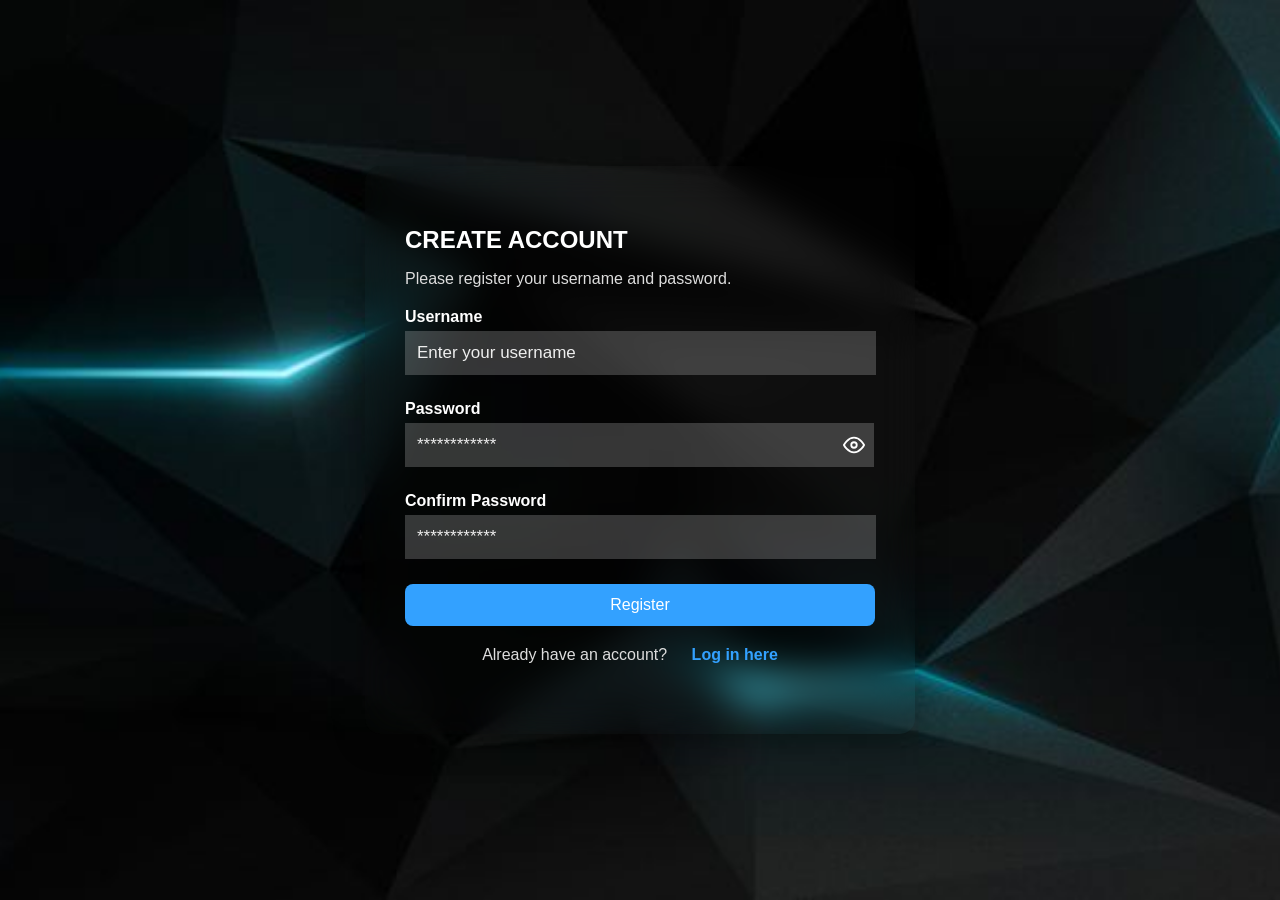
<file: midterm/PTL5.2-M/register.html>
<!DOCTYPE html>
<html lang="en">
<head>
  <meta charset="UTF-8">
  <meta name="viewport" content="width=device-width, initial-scale=1.0">
  <title>User Registration</title>
  <link rel="stylesheet" href="style.css">
</head>
<body>
  <div class="login-container">
    <h2>CREATE ACCOUNT</h2>
    <p>Please register your username and password.</p>

    <form id="registerForm">
      <label for="regUsername">Username</label>
      <input type="text" id="regUsername" placeholder="Enter your username" required>

      <label for="regPassword">Password</label>
      <div class="password-container">
        <input type="password" id="regPassword" placeholder="************" required>
        <span id="toggleRegPass" class="eye-icon">
          <svg id="eyeOpenReg" xmlns="http://www.w3.org/2000/svg" width="22" height="22" fill="none" stroke="currentColor" stroke-width="2" viewBox="0 0 24 24">
            <path d="M1 12s4-8 11-8 11 8 11 8-4 8-11 8-11-8-11-8z"/>
            <circle cx="12" cy="12" r="3"/>
          </svg>
          <svg id="eyeClosedReg" xmlns="http://www.w3.org/2000/svg" width="22" height="22" fill="none" stroke="currentColor" stroke-width="2" viewBox="0 0 24 24" style="display:none;">
            <path d="M17.94 17.94A10.94 10.94 0 0 1 12 20c-7 0-11-8-11-8a21.77 21.77 0 0 1 5.06-6.94M9.88 9.88A3 3 0 0 0 12 15a3 3 0 0 0 2.12-5.12M1 1l22 22"/>
          </svg>
        </span>
      </div>

      <label for="confirmPassword">Confirm Password</label>
      <input type="password" id="confirmPassword" placeholder="************" required>

      <button type="submit" class="btn">Register</button>

      <p class="signup">Already have an account? <a href="login.html">Log in here</a></p>
    </form>
  </div>
  <script src="script.js"></script>
</body>
</html>
</file>
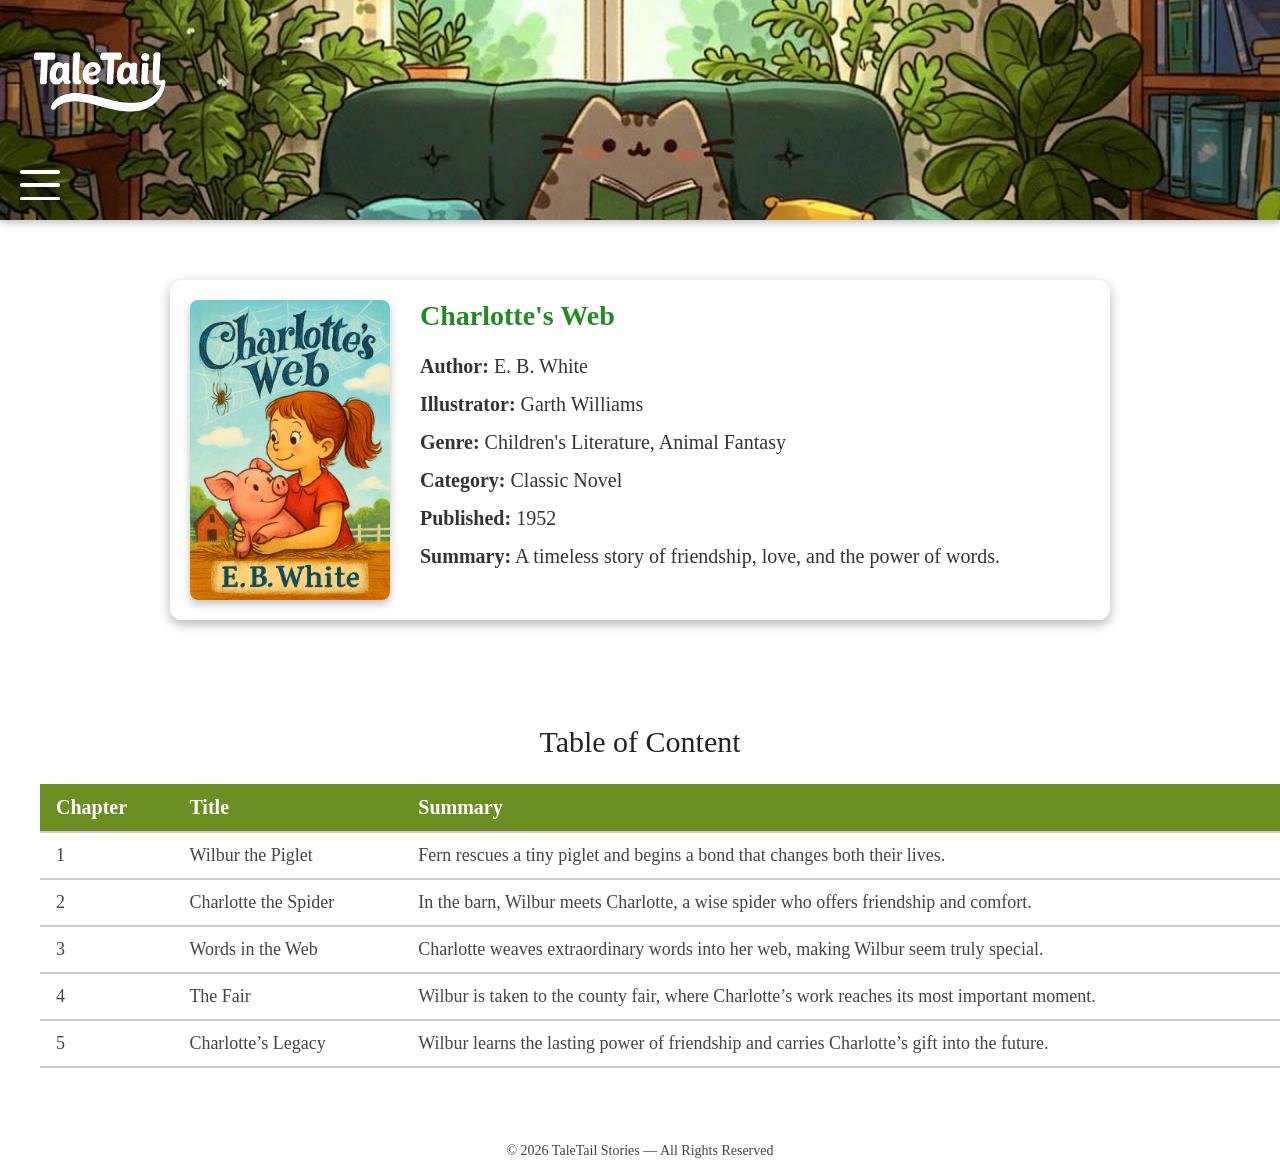
<file: midterm/ShortStory/Stories/S1/s1_toc.html>
<!DOCTYPE html>
<html>
<head>
  <title>Charlotte's Web – Table of Contents</title>
  <style>
    body {
      margin: 0;
      padding: 0;
      color: #333;
    }

    header {
      position: relative;
      background: url('../../homepage/topbg.jpg') no-repeat center center;
      background-size: cover;
      width: 100%;
      min-height: 220px;
      box-shadow: 0 4px 6px rgba(0,0,0,0.2);
    }

    .logo {
      position: absolute;
      bottom: 60px;
      left: 20px;
      width: 160px;
      height: auto;
    }

    .hamburger-menu {
      position: absolute;
      bottom: 20px;
      left: 20px;
      display: flex;
      flex-direction: column;
      justify-content: space-between;
      width: 40px;
      height: 30px;
      cursor: pointer;
      z-index: 10;
    }

    .hamburger-menu div {
      height: 3.5px;
      background-color: #fff;
      border-radius: 3px;
      transition: background 0.3s ease;
    }

    .hamburger-menu:hover div {
      background-color: beige;
    }

    .menu {
      position: absolute;
      top: 100%;
      left: 0;
      background: rgba(255, 255, 255, 0.95);
      border-radius: 10px;
      box-shadow: 0 6px 12px rgba(0,0,0,0.3);
      overflow: hidden;
      max-height: 0;
      width: 200px;
      transition: max-height 0.5s ease;
    }

    .hamburger-menu:hover .menu {
      max-height: 300px;
    }

    .menu ul {
      list-style: none;
      margin: 0;
      padding: 15px;
    }

    .menu ul li {
      margin: 12px 0;
    }

    .menu ul li a {
      text-decoration: none;
      color: #333;
      font-size: 18px;
      display: block;
      padding: 8px;
      border-radius: 6px;
      transition: background 0.3s ease, color 0.3s ease;
    }

    .menu ul li a:hover {
      background: #6B8E23;
      color: white;
    }

    .tagline {
      text-align: center;
      font-size: 30px;
      color: #222;
      margin: 25px 0;
    }
	.book-info {
	  display: flex;
	  align-items: flex-start;
	  gap: 30px;
	  margin: 40px auto;
	  margin-top: 60px;
	  max-width: 900px;
	  background: rgba(255, 255, 255, 0.85);
	  padding: 20px;
	  border-radius: 12px;
	  box-shadow: 0 4px 12px rgba(0,0,0,0.3);
	}

	.book-cover {
	  width: 200px;
	  height: auto;
	  border-radius: 8px;
	  box-shadow: 0 4px 8px rgba(0,0,0,0.25);
	}

	.book-details h2 {
	  margin-top: 0;
	  font-size: 28px;
	  color: #228B22; 
	}

	.book-details p {
	  margin: 15px 0;
	  font-size: 20px;
	  color: #333;
	}

   main {
	  padding: 40px;
	  background: rgba(255, 255, 255, 0.85);
	  margin: 20px auto;
	  max-width: 100%;      
	  border-radius: 0;     
	  box-shadow: none;     
	}

	table {
	  width: 100vw;         
	  border-collapse: collapse;
	  margin-top: 20px;
	}


    th, td {
      padding: 12px 16px;
      text-align: left;
      border-bottom: 2px solid #ccc;
    }

    th {
      background-color: #6B8E23;
      font-size: 20px;
      color: white;
    }

    td {
      font-size: 18px;
      color: #444;
    }
	
	.clickable-row {
	  cursor: pointer;
	  transition: background 0.3s ease;
	}

	.clickable-row:hover {
	  background-color: lightgrey; 
	}


    footer {
      background: rgba(255, 255, 255, 0.9);
      text-align: center;
      padding: 15px;
      font-size: 14px;
      color: #444;
    }
  </style>
</head>
<body>
  <header>
    <img src="../../logo.png" alt="TaleTail Logo" class="logo">
    <div class="hamburger-menu">
      <div></div>
      <div></div>
      <div></div>
      <nav class="menu">
        <ul>
          <li><a href="../../index.html">Home</a></li>
          <li><a href="../../homepage/homepage.html">Stories</a></li>
          <li><a href="about.html">About Us</a></li>
          <li><a href="contact.html">Contact</a></li>
        </ul>
      </nav>
    </div>
  </header>

  
  <section class="book-info">
	  <img src="../../homepage/S1.png" alt="Charlotte's Web Book Cover" class="book-cover">

	  <div class="book-details">
		<h2>Charlotte's Web</h2>
		<p><strong>Author:</strong> E. B. White</p>
		<p><strong>Illustrator:</strong> Garth Williams</p>
		<p><strong>Genre:</strong> Children's Literature, Animal Fantasy</p>
		<p><strong>Category:</strong> Classic Novel</p>
		<p><strong>Published:</strong> 1952</p>
		<p><strong>Summary:</strong> A timeless story of friendship, love, and the power of words.</p>
	  </div>
	</section>


  <main> 
  <p class="tagline">Table of Content</p>
    <table>
      <thead>
        <tr>
          <th>Chapter</th>
          <th>Title</th>
          <th>Summary</th>
        </tr>
      </thead>
      <tbody>
	  <tr class="clickable-row" onclick="window.location.href='chapter/ch1/	ch1.html'">
		<td>1</td>
		<td>Wilbur the Piglet</td>
		<td>Fern rescues a tiny piglet and begins a bond that changes both their lives.</td>
	  </tr>
	  <tr class="clickable-row" onclick="window.location.href='chapter/ch2/	ch2.html'">
		<td>2</td>
		<td>Charlotte the Spider</td>
		<td>In the barn, Wilbur meets Charlotte, a wise spider who offers friendship and comfort.</td>
	  </tr>
	  <tr class="clickable-row" onclick="window.location.href='chapter/ch3/	ch3.html'">
		<td>3</td>
		<td>Words in the Web</td>
		<td>Charlotte weaves extraordinary words into her web, making Wilbur seem truly special.</td>
	  </tr>
	  <tr class="clickable-row" onclick="window.location.href='chapter/ch4/	ch4.html'">
		<td>4</td>
		<td>The Fair</td>
		<td>Wilbur is taken to the county fair, where Charlotte’s work reaches its most important moment.</td>
	  </tr>
	  <tr class="clickable-row" onclick="window.location.href='chapter/ch5/	ch5.html'">
		<td>5</td>
		<td>Charlotte’s Legacy</td>
		<td>Wilbur learns the lasting power of friendship and carries Charlotte’s gift into the future.</td>
	  </tr>
	</tbody>

    </table>
  </main>
  <footer>
    © 2026 TaleTail Stories — All Rights Reserved
  </footer>
</body>
</html>
</file>
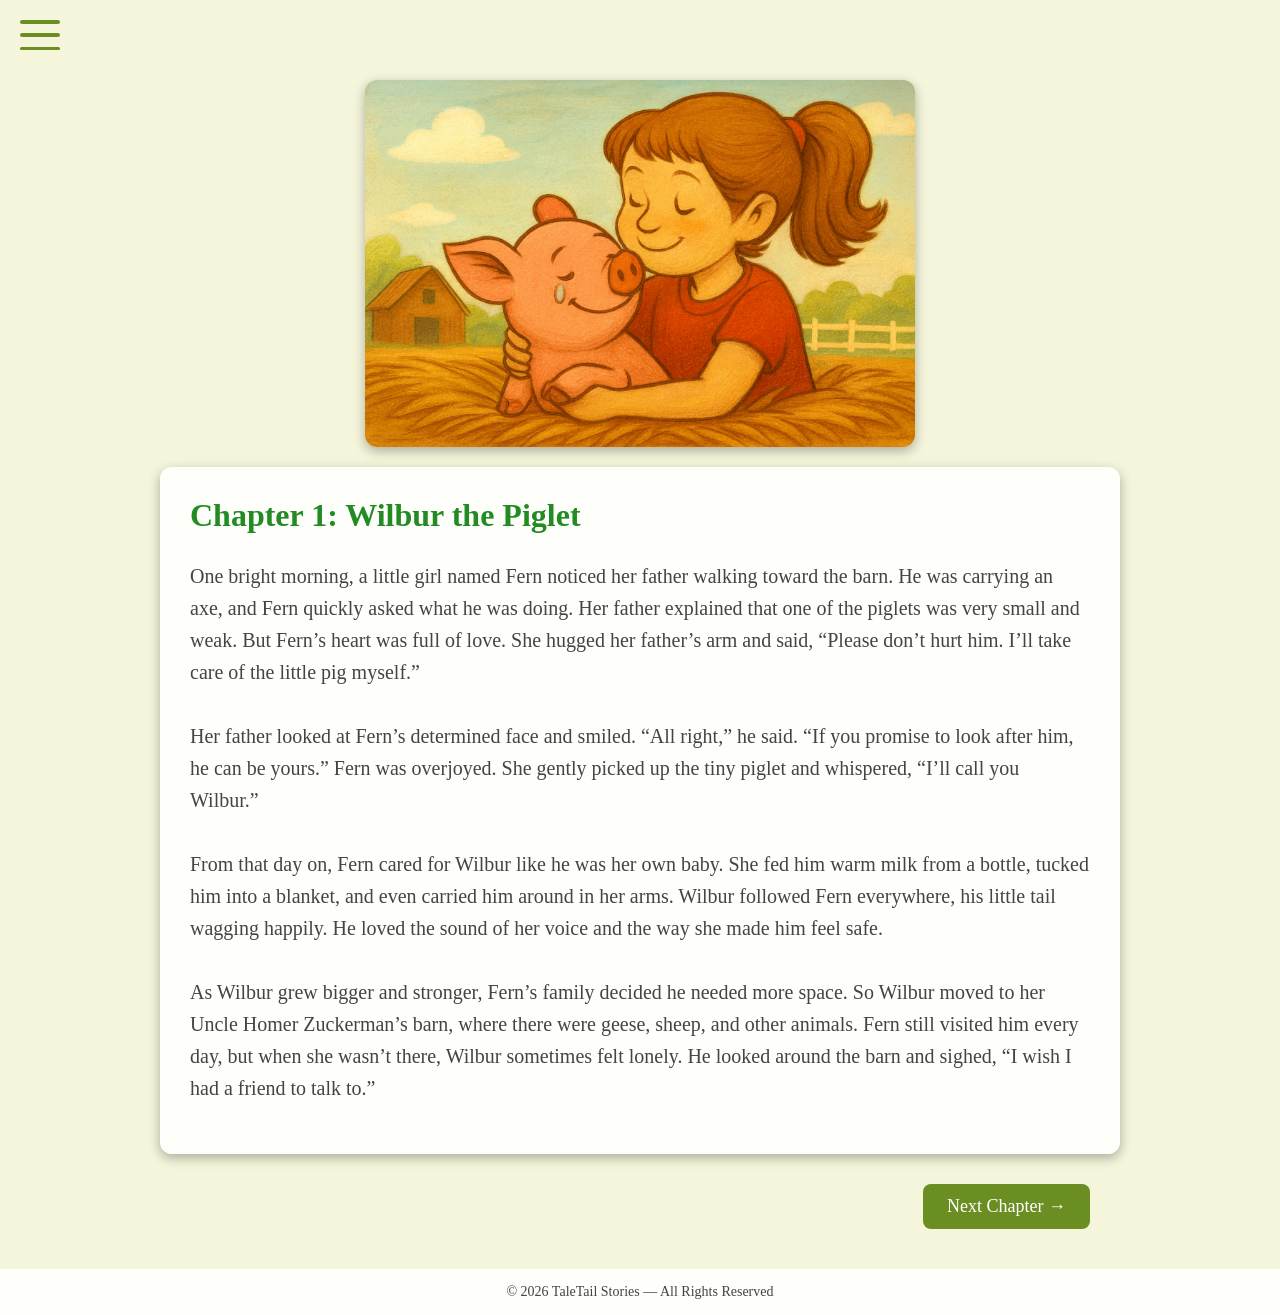
<file: midterm/ShortStory/Stories/S1/chapter/ch1/ch1.html>
<!DOCTYPE html>
<html>
<head>
  <title>Charlotte's Web – Chapter 1</title>
  <style>
    body {
      margin: 0;
      padding: 0;
      background: beige;
      background-size: cover;
      color: #333;
    }

    header {
	  display: flex;
	  align-items: center;  
	  justify-content: space-between; 
	  padding: 20px;
	  background: transparent;
	  box-shadow: none;
	}


	.hamburger-menu {
	  position: fixed;
	  top: 20px;
	  left: 20px;
	  display: flex;
	  flex-direction: column;
	  justify-content: space-between;
	  width: 40px;
	  height: 30px;
	  cursor: pointer;
	  z-index: 1000;
	}


	.hamburger-menu div {
	  height: 3.5px;
	  background-color: #6B8E23;
	  border-radius: 3px;
	  transition: background 0.3s ease;
	}

	.hamburger-menu:hover div {
	  background-color: black;
	}

	.menu {
	  position: absolute;
	  top: 50px; 
	  left: 0;
	  background: rgba(255, 255, 255, 0.95);
	  border-radius: 10px;
	  box-shadow: 0 6px 12px rgba(0,0,0,0.3);
	  overflow: hidden;
	  max-height: 0;
	  width: 200px;
	  transition: max-height 0.5s ease;
	}


	.hamburger-menu:hover .menu {
	  max-height: 300px;
	}


    .menu ul {
      list-style: none;
      margin: 0;
      padding: 15px;
    }

    .menu ul li {
      margin: 12px 0;
    }

    .menu ul li a {
      text-decoration: none;
      color: #333;
      font-size: 18px;
      display: block;
      padding: 8px;
      border-radius: 6px;
      transition: background 0.3s ease, color 0.3s ease;
    }

    .menu ul li a:hover {
      background: #6B8E23;
      color: white;
    }

    .chapter-illustration {
      display: block;
      margin: 40px auto 20px auto;
      max-width: 550px;
      border-radius: 12px;
      box-shadow: 0 4px 12px rgba(0,0,0,0.3);
    }

    .chapter-content {
      background: rgba(255, 255, 255, 0.9);
      margin: 20px auto;
      max-width: 900px;
      padding: 30px;
      border-radius: 12px;
      box-shadow: 0 4px 12px rgba(0,0,0,0.3);
    }

    .chapter-content h2 {
      font-size: 32px;
      color: #228B22;
      margin-top: 0;
    }

    .chapter-content p {
      font-size: 20px;
      line-height: 1.6;
      color: #444;
    }
	
	.chapter-navigation {
	  display: flex;
	  justify-content: flex-end;
	  margin: 30px auto;
	  max-width: 900px;
	}

	.nav-button {
	  background-color: #6B8E23;
	  color: white;
	  text-decoration: none;
	  padding: 12px 24px;
	  border-radius: 8px;
	  font-size: 18px;
	  transition: background 0.3s ease;
	}

.nav-button:hover {
  background-color: #228B22;
}


    footer {
      background: rgba(255, 255, 255, 0.9);
      text-align: center;
      padding: 15px;
      font-size: 14px;
      color: #444;
      margin-top: 40px;
    }
  </style>
</head>
<body>
  <header>
    <div class="hamburger-menu">
      <div></div>
      <div></div>
      <div></div>
      <nav class="menu">
        <ul>
          <li><a href="../../../../index.html">Home</a></li>
          <li><a href="../../../../homepage/homepage.html">Stories</a></li>
          <li><a href="../about.html">About Us</a></li>
          <li><a href="../contact.html">Contact</a></li>
        </ul>
      </nav>
    </div>
  </header>


  <img src="../../../illustration/i1.png" alt="Chapter 1 Illustration" class="chapter-illustration">


  <div class="chapter-content">
    <h2>Chapter 1: Wilbur the Piglet</h2>
    <p>
      One bright morning, a little girl named Fern noticed her father walking toward the barn. He was carrying an axe, and Fern quickly asked what he was doing. Her father explained that one of the piglets was very small and weak. But Fern’s heart was full of love. She hugged her father’s arm and said, “Please don’t hurt him. I’ll take care of the little pig myself.”
	  <br><br>
	  Her father looked at Fern’s determined face and smiled. “All right,” he said. “If you promise to look after him, he can be yours.” Fern was overjoyed. She gently picked up the tiny piglet and whispered, “I’ll call you Wilbur.”
	  <br><br>
	  From that day on, Fern cared for Wilbur like he was her own baby. She fed him warm milk from a bottle, tucked him into a blanket, and even carried him around in her arms. Wilbur followed Fern everywhere, his little tail wagging happily. He loved the sound of her voice and the way she made him feel safe.
      <br><br>
	  As Wilbur grew bigger and stronger, Fern’s family decided he needed more space. So Wilbur moved to her Uncle Homer Zuckerman’s barn, where there were geese, sheep, and other animals. Fern still visited him every day, but when she wasn’t there, Wilbur sometimes felt lonely. He looked around the barn and sighed, “I wish I had a friend to talk to.”
    </p>
  </div>
  
  <div class="chapter-navigation">
	  <a href="../ch2/ch2.html" class="nav-button">Next Chapter →</a>
	</div>


  <footer>
    © 2026 TaleTail Stories — All Rights Reserved
  </footer>
</body>
</html>
</file>
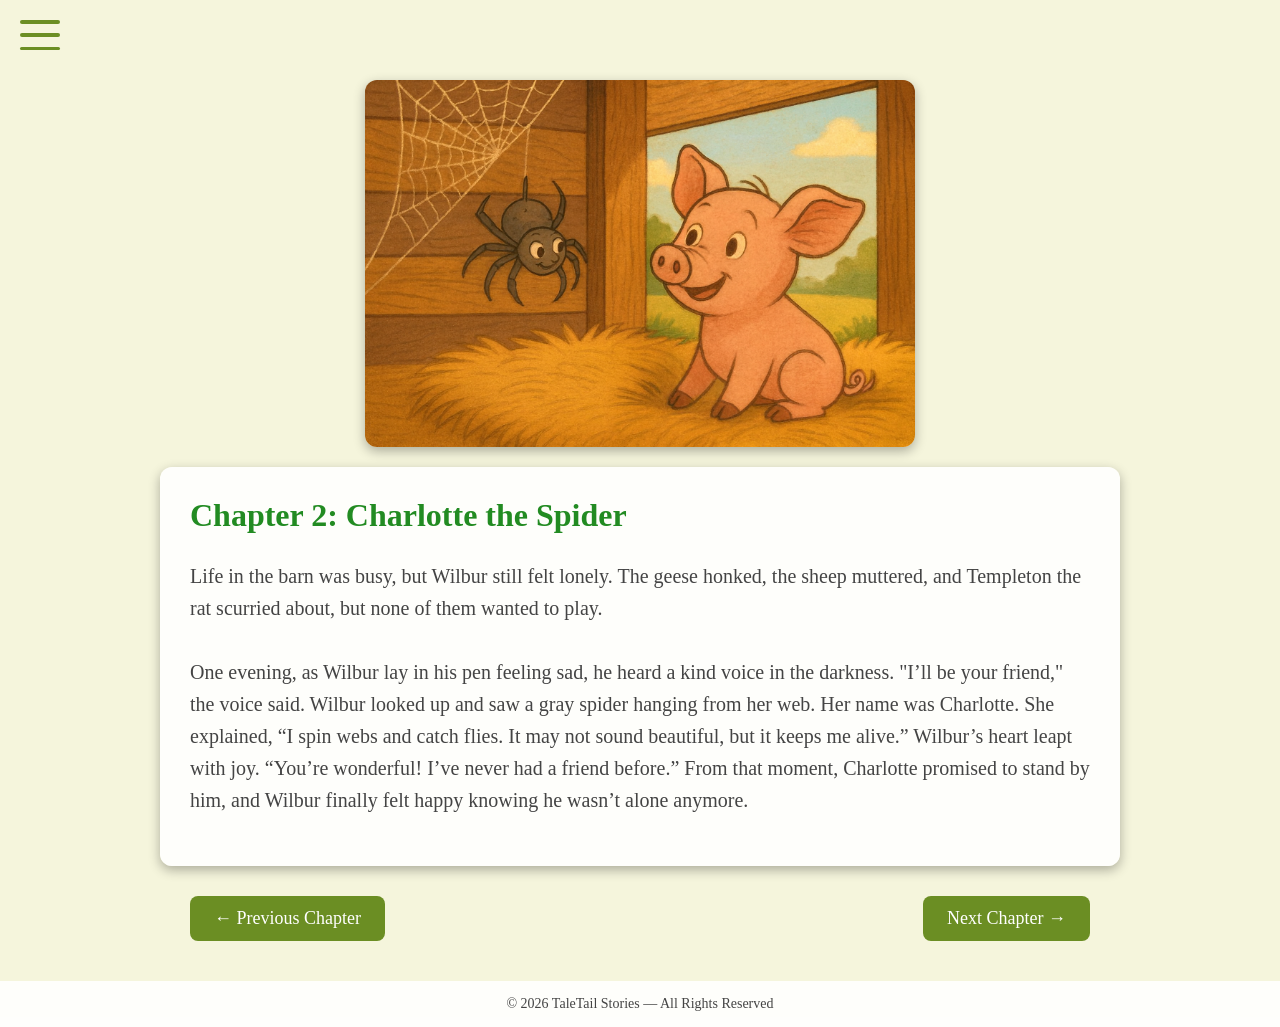
<file: midterm/ShortStory/Stories/S1/chapter/ch2/ch2.html>
<!DOCTYPE html>
<html>
<head>
  <title>Charlotte's Web – Chapter 2</title>
  <style>
    body {
      margin: 0;
      padding: 0;
      background: beige;
      background-size: cover;
      color: #333;
    }

    header {
	  display: flex;
	  align-items: center;  
	  justify-content: space-between; 
	  padding: 20px;
	  background: transparent;
	  box-shadow: none;
	}


	.hamburger-menu {
	  position: fixed;
	  top: 20px;
	  left: 20px;
	  display: flex;
	  flex-direction: column;
	  justify-content: space-between;
	  width: 40px;
	  height: 30px;
	  cursor: pointer;
	  z-index: 1000;
	}


	.hamburger-menu div {
	  height: 3.5px;
	  background-color: #6B8E23;
	  border-radius: 3px;
	  transition: background 0.3s ease;
	}

	.hamburger-menu:hover div {
	  background-color: black;
	}

	.menu {
	  position: absolute;
	  top: 50px; 
	  left: 0;
	  background: rgba(255, 255, 255, 0.95);
	  border-radius: 10px;
	  box-shadow: 0 6px 12px rgba(0,0,0,0.3);
	  overflow: hidden;
	  max-height: 0;
	  width: 200px;
	  transition: max-height 0.5s ease;
	}


	.hamburger-menu:hover .menu {
	  max-height: 300px;
	}


    .menu ul {
      list-style: none;
      margin: 0;
      padding: 15px;
    }

    .menu ul li {
      margin: 12px 0;
    }

    .menu ul li a {
      text-decoration: none;
      color: #333;
      font-size: 18px;
      display: block;
      padding: 8px;
      border-radius: 6px;
      transition: background 0.3s ease, color 0.3s ease;
    }

    .menu ul li a:hover {
      background: #6B8E23;
      color: white;
    }

    .chapter-illustration {
      display: block;
      margin: 40px auto 20px auto;
      max-width: 550px;
      border-radius: 12px;
      box-shadow: 0 4px 12px rgba(0,0,0,0.3);
    }

    .chapter-content {
      background: rgba(255, 255, 255, 0.9);
      margin: 20px auto;
      max-width: 900px;
      padding: 30px;
      border-radius: 12px;
      box-shadow: 0 4px 12px rgba(0,0,0,0.3);
    }

    .chapter-content h2 {
      font-size: 32px;
      color: #228B22;
      margin-top: 0;
    }

    .chapter-content p {
      font-size: 20px;
      line-height: 1.6;
      color: #444;
    }
	
	.chapter-navigation {
	  display: flex;
	  justify-content: space-between;
	  margin: 30px auto;
	  max-width: 900px;
	}

	.nav-button {
	  background-color: #6B8E23;
	  color: white;
	  text-decoration: none;
	  padding: 12px 24px;
	  border-radius: 8px;
	  font-size: 18px;
	  transition: background 0.3s ease;
	}

.nav-button:hover {
  background-color: #228B22;
}


    footer {
      background: rgba(255, 255, 255, 0.9);
      text-align: center;
      padding: 15px;
      font-size: 14px;
      color: #444;
      margin-top: 40px;
    }
  </style>
</head>
<body>
  <header>
    <div class="hamburger-menu">
      <div></div>
      <div></div>
      <div></div>
      <nav class="menu">
        <ul>
          <li><a href="../../../../index.html">Home</a></li>
          <li><a href="../../../../homepage/homepage.html">Stories</a></li>
          <li><a href="../about.html">About Us</a></li>
          <li><a href="../contact.html">Contact</a></li>
        </ul>
      </nav>
    </div>
  </header>


  <img src="../../../illustration/i2.png" alt="Chapter 2 Illustration" class="chapter-illustration">


  <div class="chapter-content">
    <h2>Chapter 2: Charlotte the Spider  </h2>
    <p>
        Life in the barn was busy, but Wilbur still felt lonely. The geese honked, the sheep muttered, and Templeton the rat scurried about, but none of them wanted to play. <br> <br>One evening, as Wilbur lay in his pen feeling sad, he heard a kind voice in the darkness.
		"I’ll be your friend," the voice said.
		Wilbur looked up and saw a gray spider hanging from her web. Her name was Charlotte. She explained, “I spin webs and catch flies. It may not sound beautiful, but it keeps me alive.”  
		Wilbur’s heart leapt with joy. “You’re wonderful! I’ve never had a friend before.” From that moment, Charlotte promised to stand by him, and Wilbur finally felt happy knowing he wasn’t alone anymore.
    </p>
  </div>
  
  <div class="chapter-navigation">
	  <a href="../ch1/ch1.html" class="nav-button">← Previous Chapter</a>
	  <a href="../ch3/ch3.html" class="nav-button">Next Chapter →</a>
	</div>


  <footer>
    © 2026 TaleTail Stories — All Rights Reserved
  </footer>
</body>
</html>
</file>
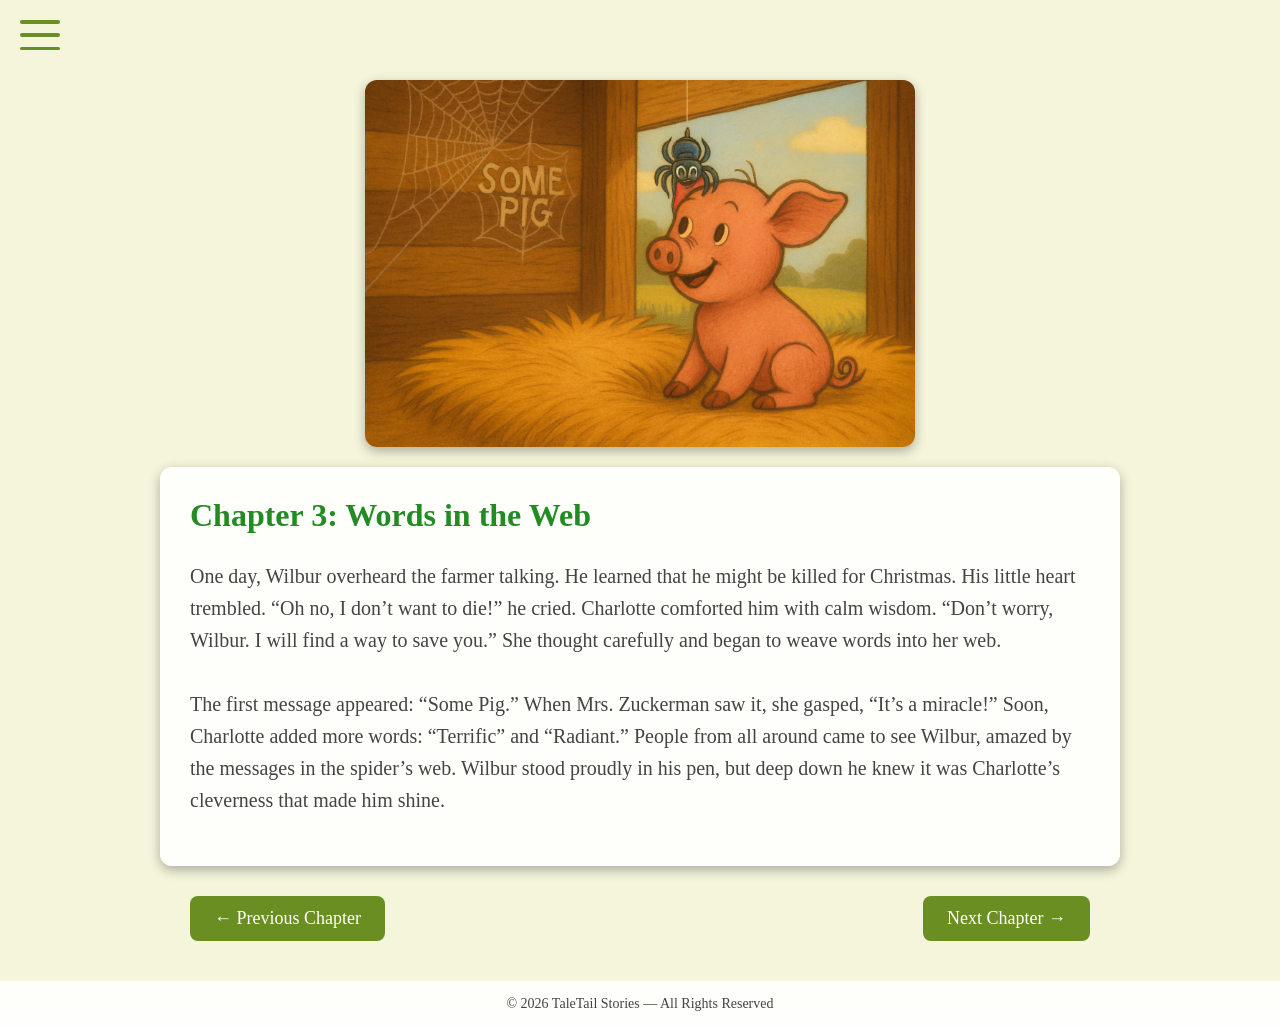
<file: midterm/ShortStory/Stories/S1/chapter/ch3/ch3.html>
<!DOCTYPE html>
<html>
<head>
  <title>Charlotte's Web – Chapter 3</title>
  <style>
    body {
      margin: 0;
      padding: 0;
      background: beige;
      background-size: cover;
      color: #333;
    }

    header {
	  display: flex;
	  align-items: center;  
	  justify-content: space-between; 
	  padding: 20px;
	  background: transparent;
	  box-shadow: none;
	}


	.hamburger-menu {
	  position: fixed;
	  top: 20px;
	  left: 20px;
	  display: flex;
	  flex-direction: column;
	  justify-content: space-between;
	  width: 40px;
	  height: 30px;
	  cursor: pointer;
	  z-index: 1000;
	}


	.hamburger-menu div {
	  height: 3.5px;
	  background-color: #6B8E23;
	  border-radius: 3px;
	  transition: background 0.3s ease;
	}

	.hamburger-menu:hover div {
	  background-color: black;
	}

	.menu {
	  position: absolute;
	  top: 50px; 
	  left: 0;
	  background: rgba(255, 255, 255, 0.95);
	  border-radius: 10px;
	  box-shadow: 0 6px 12px rgba(0,0,0,0.3);
	  overflow: hidden;
	  max-height: 0;
	  width: 200px;
	  transition: max-height 0.5s ease;
	}


	.hamburger-menu:hover .menu {
	  max-height: 300px;
	}


    .menu ul {
      list-style: none;
      margin: 0;
      padding: 15px;
    }

    .menu ul li {
      margin: 12px 0;
    }

    .menu ul li a {
      text-decoration: none;
      color: #333;
      font-size: 18px;
      display: block;
      padding: 8px;
      border-radius: 6px;
      transition: background 0.3s ease, color 0.3s ease;
    }

    .menu ul li a:hover {
      background: #6B8E23;
      color: white;
    }

    .chapter-illustration {
      display: block;
      margin: 40px auto 20px auto;
      max-width: 550px;
      border-radius: 12px;
      box-shadow: 0 4px 12px rgba(0,0,0,0.3);
    }

    .chapter-content {
      background: rgba(255, 255, 255, 0.9);
      margin: 20px auto;
      max-width: 900px;
      padding: 30px;
      border-radius: 12px;
      box-shadow: 0 4px 12px rgba(0,0,0,0.3);
    }

    .chapter-content h2 {
      font-size: 32px;
      color: #228B22;
      margin-top: 0;
    }

    .chapter-content p {
      font-size: 20px;
      line-height: 1.6;
      color: #444;
    }
	
	.chapter-navigation {
	  display: flex;
	  justify-content: space-between;
	  margin: 30px auto;
	  max-width: 900px;
	}

	.nav-button {
	  background-color: #6B8E23;
	  color: white;
	  text-decoration: none;
	  padding: 12px 24px;
	  border-radius: 8px;
	  font-size: 18px;
	  transition: background 0.3s ease;
	}

.nav-button:hover {
  background-color: #228B22;
}


    footer {
      background: rgba(255, 255, 255, 0.9);
      text-align: center;
      padding: 15px;
      font-size: 14px;
      color: #444;
      margin-top: 40px;
    }
  </style>
</head>
<body>
  <header>
    <div class="hamburger-menu">
      <div></div>
      <div></div>
      <div></div>
      <nav class="menu">
        <ul>
          <li><a href="../../../../index.html">Home</a></li>
          <li><a href="../../../../homepage/homepage.html">Stories</a></li>
          <li><a href="../about.html">About Us</a></li>
          <li><a href="../contact.html">Contact</a></li>
        </ul>
      </nav>
    </div>
  </header>


  <img src="../../../illustration/i3.png" alt="Chapter 3 Illustration" class="chapter-illustration">


  <div class="chapter-content">
    <h2>Chapter 3: Words in the Web</h2>
    <p>
        One day, Wilbur overheard the farmer talking. He learned that he might be killed for Christmas. His little heart trembled. “Oh no, I don’t want to die!” he cried.
		Charlotte comforted him with calm wisdom. “Don’t worry, Wilbur. I will find a way to save you.”  
		She thought carefully and began to weave words into her web.<br><br> The first message appeared: “Some Pig.” When Mrs. Zuckerman saw it, she gasped, “It’s a miracle!” Soon, Charlotte added more words: “Terrific” and “Radiant.”  
		People from all around came to see Wilbur, amazed by the messages in the spider’s web. Wilbur stood proudly in his pen, but deep down he knew it was Charlotte’s cleverness that made him shine.
    </p>
  </div>
  
  <div class="chapter-navigation">
	  <a href="../ch2/ch2.html" class="nav-button">← Previous Chapter</a>
	  <a href="../ch4/ch4.html" class="nav-button">Next Chapter →</a>
	</div>


  <footer>
    © 2026 TaleTail Stories — All Rights Reserved
  </footer>
</body>
</html>
</file>
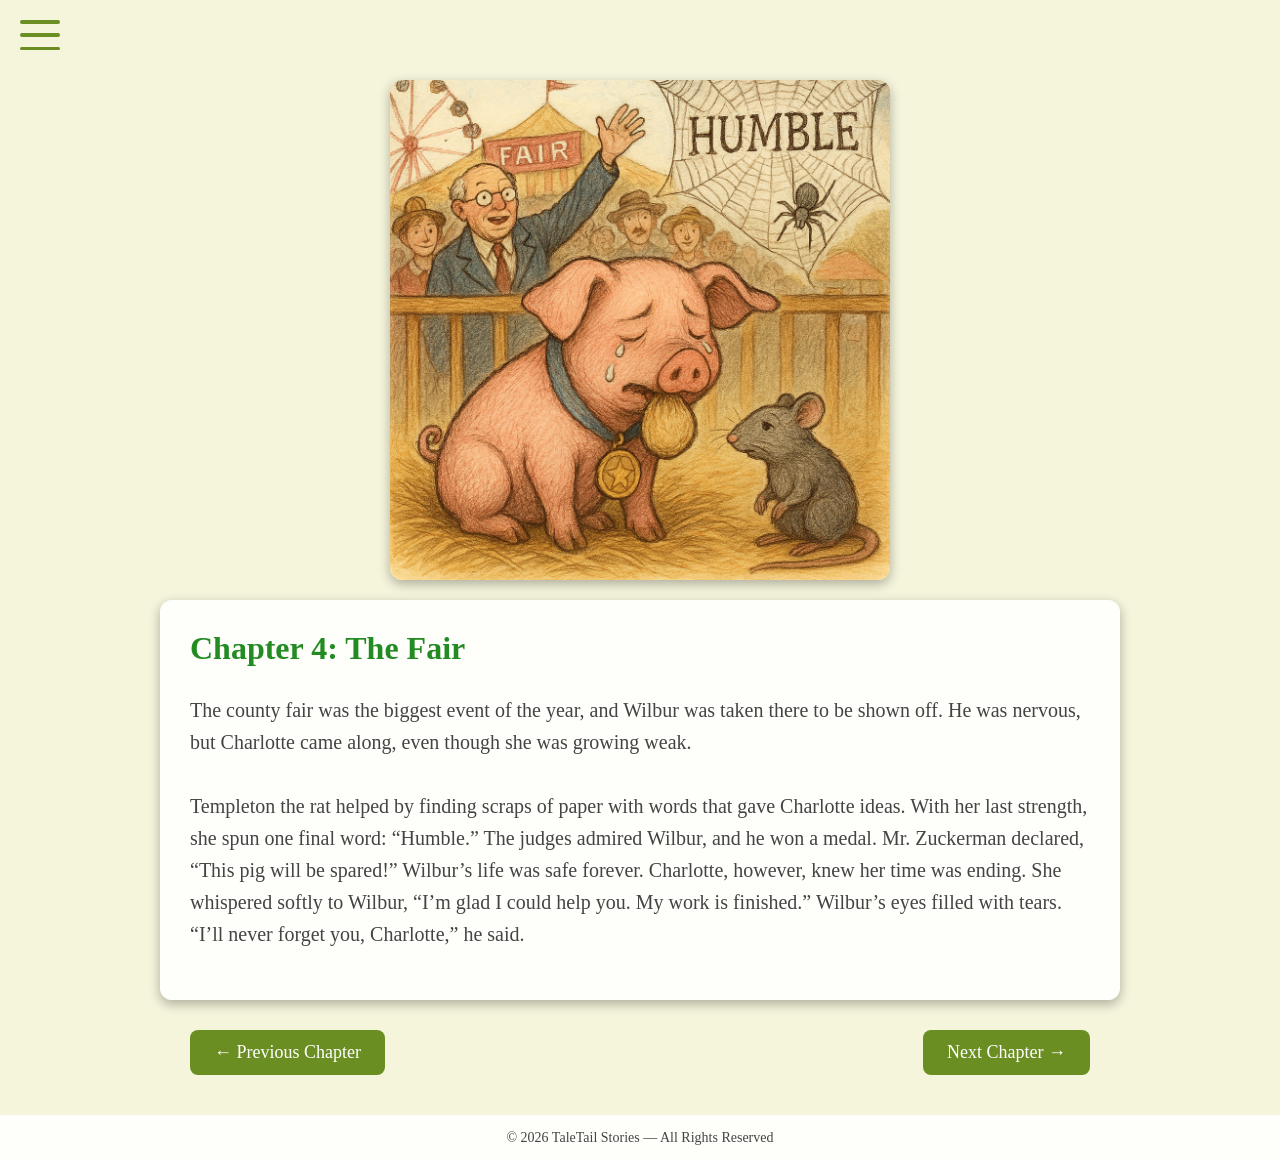
<file: midterm/ShortStory/Stories/S1/chapter/ch4/ch4.html>
<!DOCTYPE html>
<html>
<head>
  <title>Charlotte's Web – Chapter 4</title>
  <style>
    body {
      margin: 0;
      padding: 0;
      background: beige;
      background-size: cover;
      color: #333;
    }

    header {
	  display: flex;
	  align-items: center;  
	  justify-content: space-between; 
	  padding: 20px;
	  background: transparent;
	  box-shadow: none;
	}


	.hamburger-menu {
	  position: fixed;
	  top: 20px;
	  left: 20px;
	  display: flex;
	  flex-direction: column;
	  justify-content: space-between;
	  width: 40px;
	  height: 30px;
	  cursor: pointer;
	  z-index: 1000;
	}


	.hamburger-menu div {
	  height: 3.5px;
	  background-color: #6B8E23;
	  border-radius: 3px;
	  transition: background 0.3s ease;
	}

	.hamburger-menu:hover div {
	  background-color: black;
	}

	.menu {
	  position: absolute;
	  top: 50px; 
	  left: 0;
	  background: rgba(255, 255, 255, 0.95);
	  border-radius: 10px;
	  box-shadow: 0 6px 12px rgba(0,0,0,0.3);
	  overflow: hidden;
	  max-height: 0;
	  width: 200px;
	  transition: max-height 0.5s ease;
	}


	.hamburger-menu:hover .menu {
	  max-height: 300px;
	}


    .menu ul {
      list-style: none;
      margin: 0;
      padding: 15px;
    }

    .menu ul li {
      margin: 12px 0;
    }

    .menu ul li a {
      text-decoration: none;
      color: #333;
      font-size: 18px;
      display: block;
      padding: 8px;
      border-radius: 6px;
      transition: background 0.3s ease, color 0.3s ease;
    }

    .menu ul li a:hover {
      background: #6B8E23;
      color: white;
    }

    .chapter-illustration {
      display: block;
      margin: 40px auto 20px auto;
      max-width: 500px;
      border-radius: 12px;
      box-shadow: 0 4px 12px rgba(0,0,0,0.3);
    }

    .chapter-content {
      background: rgba(255, 255, 255, 0.9);
      margin: 20px auto;
      max-width: 900px;
      padding: 30px;
      border-radius: 12px;
      box-shadow: 0 4px 12px rgba(0,0,0,0.3);
    }

    .chapter-content h2 {
      font-size: 32px;
      color: #228B22;
      margin-top: 0;
    }

    .chapter-content p {
      font-size: 20px;
      line-height: 1.6;
      color: #444;
    }
	
	.chapter-navigation {
	  display: flex;
	  justify-content: space-between;
	  margin: 30px auto;
	  max-width: 900px;
	}

	.nav-button {
	  background-color: #6B8E23;
	  color: white;
	  text-decoration: none;
	  padding: 12px 24px;
	  border-radius: 8px;
	  font-size: 18px;
	  transition: background 0.3s ease;
	}

.nav-button:hover {
  background-color: #228B22;
}


    footer {
      background: rgba(255, 255, 255, 0.9);
      text-align: center;
      padding: 15px;
      font-size: 14px;
      color: #444;
      margin-top: 40px;
    }
  </style>
</head>
<body>
  <header>
    <div class="hamburger-menu">
      <div></div>
      <div></div>
      <div></div>
      <nav class="menu">
        <ul>
          <li><a href="../../../../index.html">Home</a></li>
          <li><a href="../../../../homepage/homepage.html">Stories</a></li>
          <li><a href="../about.html">About Us</a></li>
          <li><a href="../contact.html">Contact</a></li>
        </ul>
      </nav>
    </div>
  </header>


  <img src="../../../illustration/i4.png" alt="Chapter 4 Illustration" class="chapter-illustration">


  <div class="chapter-content">
    <h2>Chapter 4: The Fair  </h2>
    <p>
        The county fair was the biggest event of the year, and Wilbur was taken there to be shown off. He was nervous, but Charlotte came along, even though she was growing weak.<br> <br>Templeton the rat helped by finding scraps of paper with words that gave Charlotte ideas. With her last strength, she spun one final word: “Humble.”  
		The judges admired Wilbur, and he won a medal. Mr. Zuckerman declared, “This pig will be spared!” Wilbur’s life was safe forever. Charlotte, however, knew her time was ending. She whispered softly to Wilbur, “I’m glad I could help you. My work is finished.” Wilbur’s eyes filled with tears. “I’ll never forget you, Charlotte,” he said.
    </p>
  </div>
  
  <div class="chapter-navigation">
	  <a href="../ch3/ch3.html" class="nav-button">← Previous Chapter</a>
	  <a href="../ch5/ch5.html" class="nav-button">Next Chapter →</a>
	</div>


  <footer>
    © 2026 TaleTail Stories — All Rights Reserved
  </footer>
</body>
</html>
</file>
<file: midterm/PTL4_01_Domingo_BJ/style.css>
body {
      font-family: Arial, sans-serif;
      margin: 0;
      height: 100vh;
      display: flex;
      justify-content: center;
      align-items: center;
      background-color: maroon;
    }
    .quiz-box {
      background: white;
      border: 2px solid maroon;
      border-radius: 8px;
      padding: 20px;
      height: 400px;
      width: 500px;
      text-align: center;
      box-shadow: 0 4px 8px rgba(0,0,0,0.2);
      display: flex;
      flex-direction: column;
      justify-content: flex-start;
      position: relative;
      transition: all 0.3s ease;
    }
    .section {
      margin: 10px 0;
      color: maroon;
    }
    button {
      margin: 5px;
      padding: 8px 12px;
      background-color: maroon;
      color: white;
      border: none;
      border-radius: 4px;
      cursor: pointer;
    }
    button:hover {
      background-color: darkred;
    }
    #result {
      font-weight: bold;
      color: maroon;
      font-size: 26px; 
      margin-top: 20px;
    }
    #watch-container {
      position: absolute;
      top: 10px;
      right: 10px;
    }
    #watch-container img {
      width: 130px;
      height: auto;
      filter: contrast(130%) brightness(110%);
    }
    #watch-timer {
      position: absolute;
      top: 54%;
      left: 50%;
      transform: translate(-50%, -50%);
      font-weight: bold;
      color: maroon;
      font-size: 17px;
    }
    #question-container {
      margin-top: 50px;
      font-size: 20px;
    }
    .options {
      display: flex;
      flex-wrap: wrap;
      justify-content: center;
      gap: 10px;
      margin-top: 40px;
    }
    .options button {
      flex: 0 0 40%; 
    }
    .options button:hover {
      color: gold;
    }
    #retry button {
      background-color: maroon;
      color: white;
      border: none;
      border-radius: 4px;
      padding: 8px 12px;
      cursor: pointer;
    }
    #retry button:hover {
      background-color: maroon;
      color: gold;
      transform: scale(1.05);
      transition: 0.2s ease;
    }
    #retry{
        margin-top: 60px;
    }
    #progress {
      margin-top: 50px;
      font-weight: bold;
      color: maroon;
    }
   
    .quiz-box.result-mode {
      height: 300px;
      width: 400px;
      justify-content: center;
    }
    #result{
        padding-top: 35px;
        color:black;
    }
</file>
<file: midterm/PTL5-M/style.css>
body {
  font-family: Arial, sans-serif;
  margin: 0;
  height: 100vh;
  display: flex;
  justify-content: center;
  align-items: center;
  background: url('images/bg.jpg') no-repeat center center fixed;
  background-size: cover;
}

.login-container {
  width: 470px;
  padding: 40px;
  border-radius: 15px;
  background: rgba(255, 255, 255, 0);
  backdrop-filter: blur(18px);
  -webkit-backdrop-filter: blur(10px);
  box-shadow: 0 8px 32px rgba(0,0,0,0.3);
  color: #fff;
}

h2 {
  margin-bottom: 10px;
  color: #fff;
}

p {
  margin-bottom: 20px;
  color: #ddd;
}

form {
  width: 100%;
}

label {
  display: block;
  margin-bottom: 5px;
  font-weight: bold;
  color: #fff;
}

input[type="text"], input[type="password"] {
  width: 95%;
  padding: 12px;
  margin-bottom: 25px;
  border: none;
  border-radius: 0;
  background: rgba(255,255,255,0.2);
  color: #fff;
  font-size: 17px;
  transition: all 0.3s ease;
}

input::placeholder {
  color: #eee;
}

input[type="text"]:focus, input[type="password"]:focus {
  outline: none;
  background: transparent;
  border-bottom: 2px solid #33A1FF;
  transform: translateY(-3px);
}

.password-container {
  position: relative;
}

.password-container input {
  width: 95%;
  padding-right: 10px;
}

.eye-icon {
  position: absolute;
  right: 10px;
  top: 32%;
  transform: translateY(-50%);
  cursor: pointer;
  color: #fff;
}

.eye-icon svg {
  vertical-align: middle;
}

.options {
  display: flex;
  justify-content: space-between;
  align-items: center;
  margin-top: 5px;
  margin-bottom: 25px;
  font-size: 14px;
  color: #fff;
}

.options a {
  color: #33A1FF;
  text-decoration: none;
}

.options a:hover {
  color: #fff;
}

.btn {
  width: 100%;
  padding: 12px;
  border: none;
  border-radius: 8px;
  cursor: pointer;
  margin-bottom: 10px;
  font-size: 16px;
  transition: all 0.3s ease;
}

.btn {
  background: #33A1FF;
  color: #fff;
}

.btn:hover {
  background: #1F6FB2;
  box-shadow: 0 0 12px #33A1FF;
  transform: translateY(-2px);
}

.btn.google {
  background: #fff;
  color: #333;
  margin-bottom: 0px;
}

.btn.google:hover {
  background: rgba(255,255,255,0.85);
  box-shadow: 0 0 10px #33A1FF;
  transform: translateY(-2px);
}

.google-icon {
  width: 25px;             
  height: 25px;             
  vertical-align: middle;  
  margin-right: 10px;        
}



.signup {
  text-align: center;
  margin-top: 0px;
}

.signup a {
  display: inline-block;
  padding: 10px 20px;
  color: #33A1FF;
  font-weight: bold;
  text-decoration: none;
  transition: all 0.3s ease;
}

.signup a:hover {
  color: #fff;
}
</file>
<file: midterm/PTL5.2-M/style.css>
body {
  font-family: Arial, sans-serif;
  margin: 0;
  height: 100vh;
  display: flex;
  justify-content: center;
  align-items: center;
  background: url('images/bg.jpg') no-repeat center center fixed;
  background-size: cover;
}

.login-container {
  width: 470px;
  padding: 40px;
  border-radius: 15px;
  background: rgba(255, 255, 255, 0);
  backdrop-filter: blur(18px);
  -webkit-backdrop-filter: blur(10px);
  box-shadow: 0 8px 32px rgba(0,0,0,0.3);
  color: #fff;
}

h2 {
  margin-bottom: 10px;
  color: #fff;
}

p {
  margin-bottom: 20px;
  color: #ddd;
}

form {
  width: 100%;
}

label {
  display: block;
  margin-bottom: 5px;
  font-weight: bold;
  color: #fff;
}

input[type="text"], input[type="password"] {
  width: 95%;
  padding: 12px;
  margin-bottom: 25px;
  border: none;
  border-radius: 0;
  background: rgba(255,255,255,0.2);
  color: #fff;
  font-size: 17px;
  transition: all 0.3s ease;
}

input::placeholder {
  color: #eee;
}

input[type="text"]:focus, input[type="password"]:focus {
  outline: none;
  background: transparent;
  border-bottom: 2px solid #33A1FF;
  transform: translateY(-3px);
}

.password-container {
  position: relative;
}

.password-container input {
  width: 95%;
  padding-right: 10px;
}

.eye-icon {
  position: absolute;
  right: 10px;
  top: 32%;
  transform: translateY(-50%);
  cursor: pointer;
  color: #fff;
}

.eye-icon svg {
  vertical-align: middle;
}

.options {
  display: flex;
  justify-content: space-between;
  align-items: center;
  margin-top: 5px;
  margin-bottom: 25px;
  font-size: 14px;
  color: #fff;
}

.options a {
  color: #33A1FF;
  text-decoration: none;
}

.options a:hover {
  color: #fff;
}

.btn {
  width: 100%;
  padding: 12px;
  border: none;
  border-radius: 8px;
  cursor: pointer;
  margin-bottom: 10px;
  font-size: 16px;
  transition: all 0.3s ease;
}

.btn {
  background: #33A1FF;
  color: #fff;
}

.btn:hover {
  background: #1F6FB2;
  box-shadow: 0 0 12px #33A1FF;
  transform: translateY(-2px);
}

.btn.google {
  background: #fff;
  color: #333;
  margin-bottom: 0px;
  width: 100%;
  padding: 2px;
}

.btn.google:hover {
  background: rgba(255,255,255,0.85);
  box-shadow: 0 0 10px #33A1FF;
  transform: translateY(-2px);
}

.google-icon {
  width: 25px;             
  height: 25px;             
  vertical-align: middle;  
  margin-right: 10px;        
}



.signup {
  text-align: center;
  margin-top: 0px;
}

.signup a {
  display: inline-block;
  padding: 10px 20px;
  color: #33A1FF;
  font-weight: bold;
  text-decoration: none;
  transition: all 0.3s ease;
}

.signup a:hover {
  color: #fff;
}
</file>
